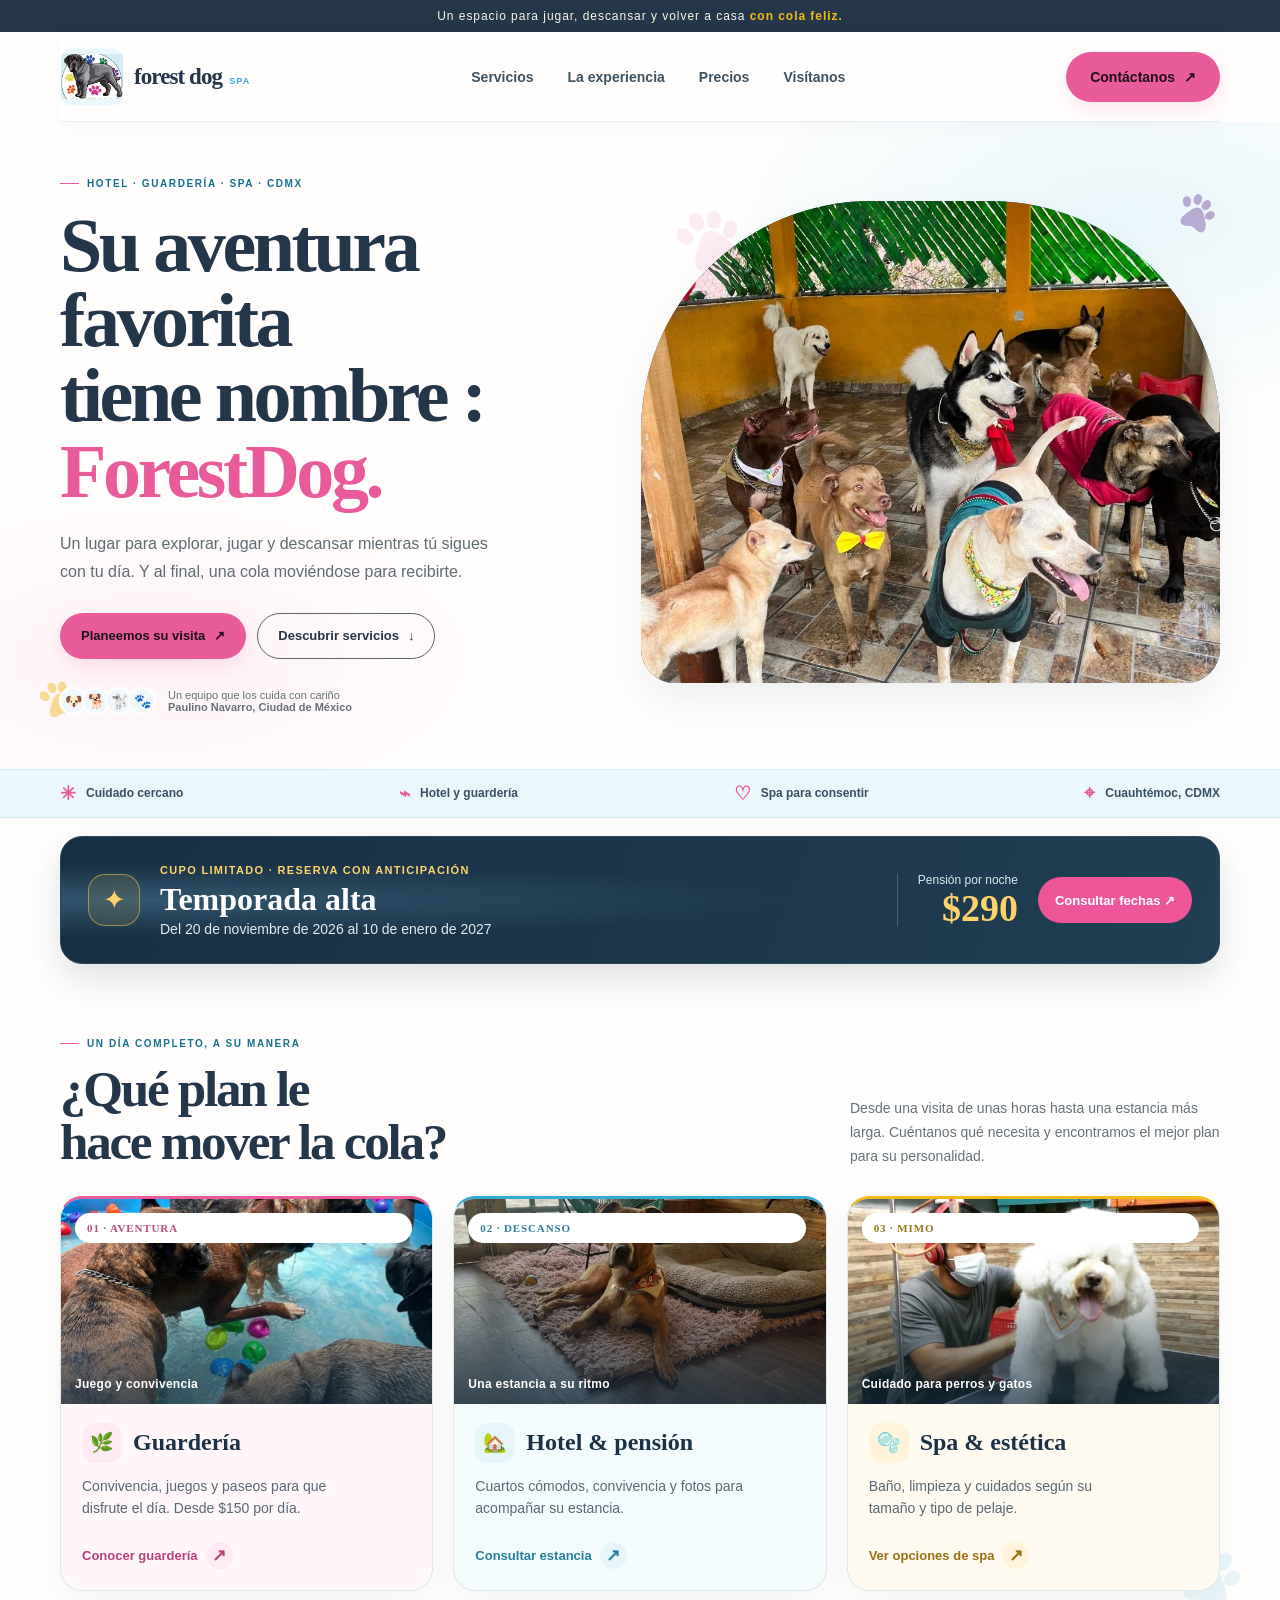
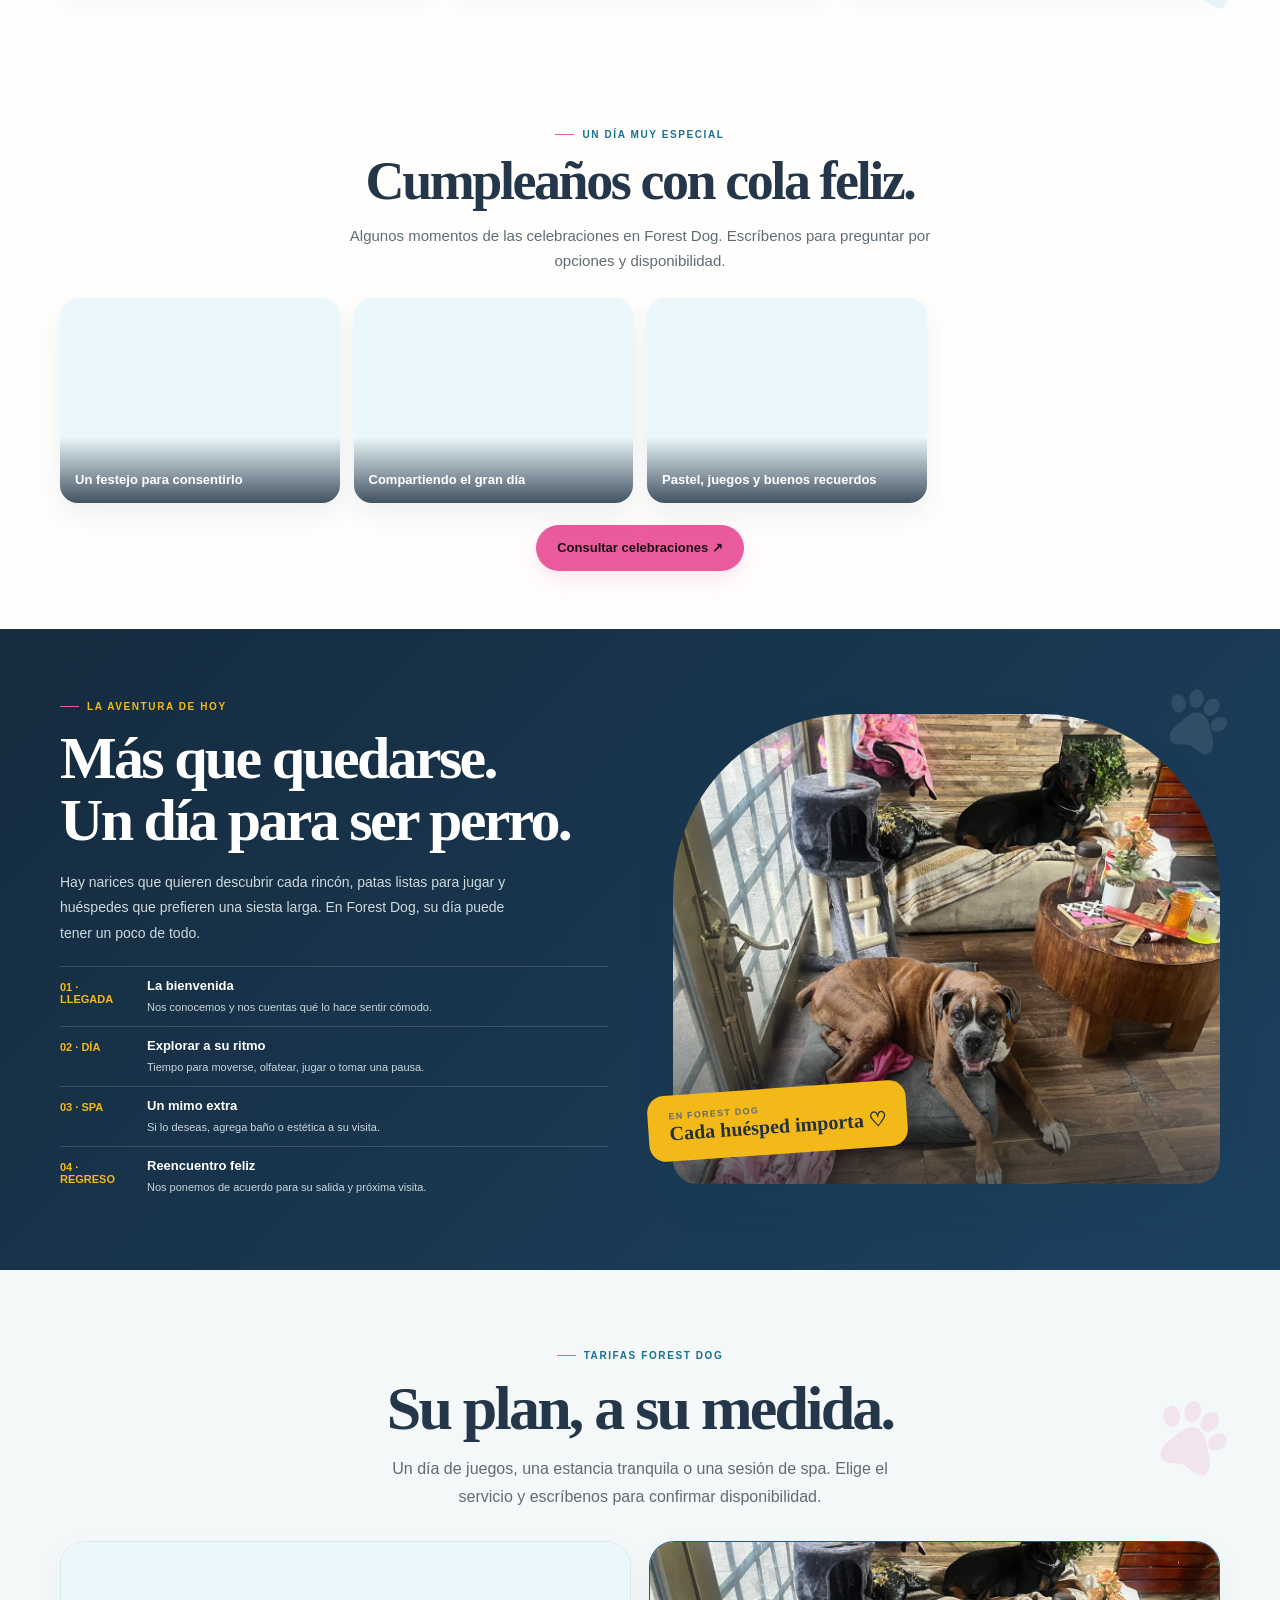
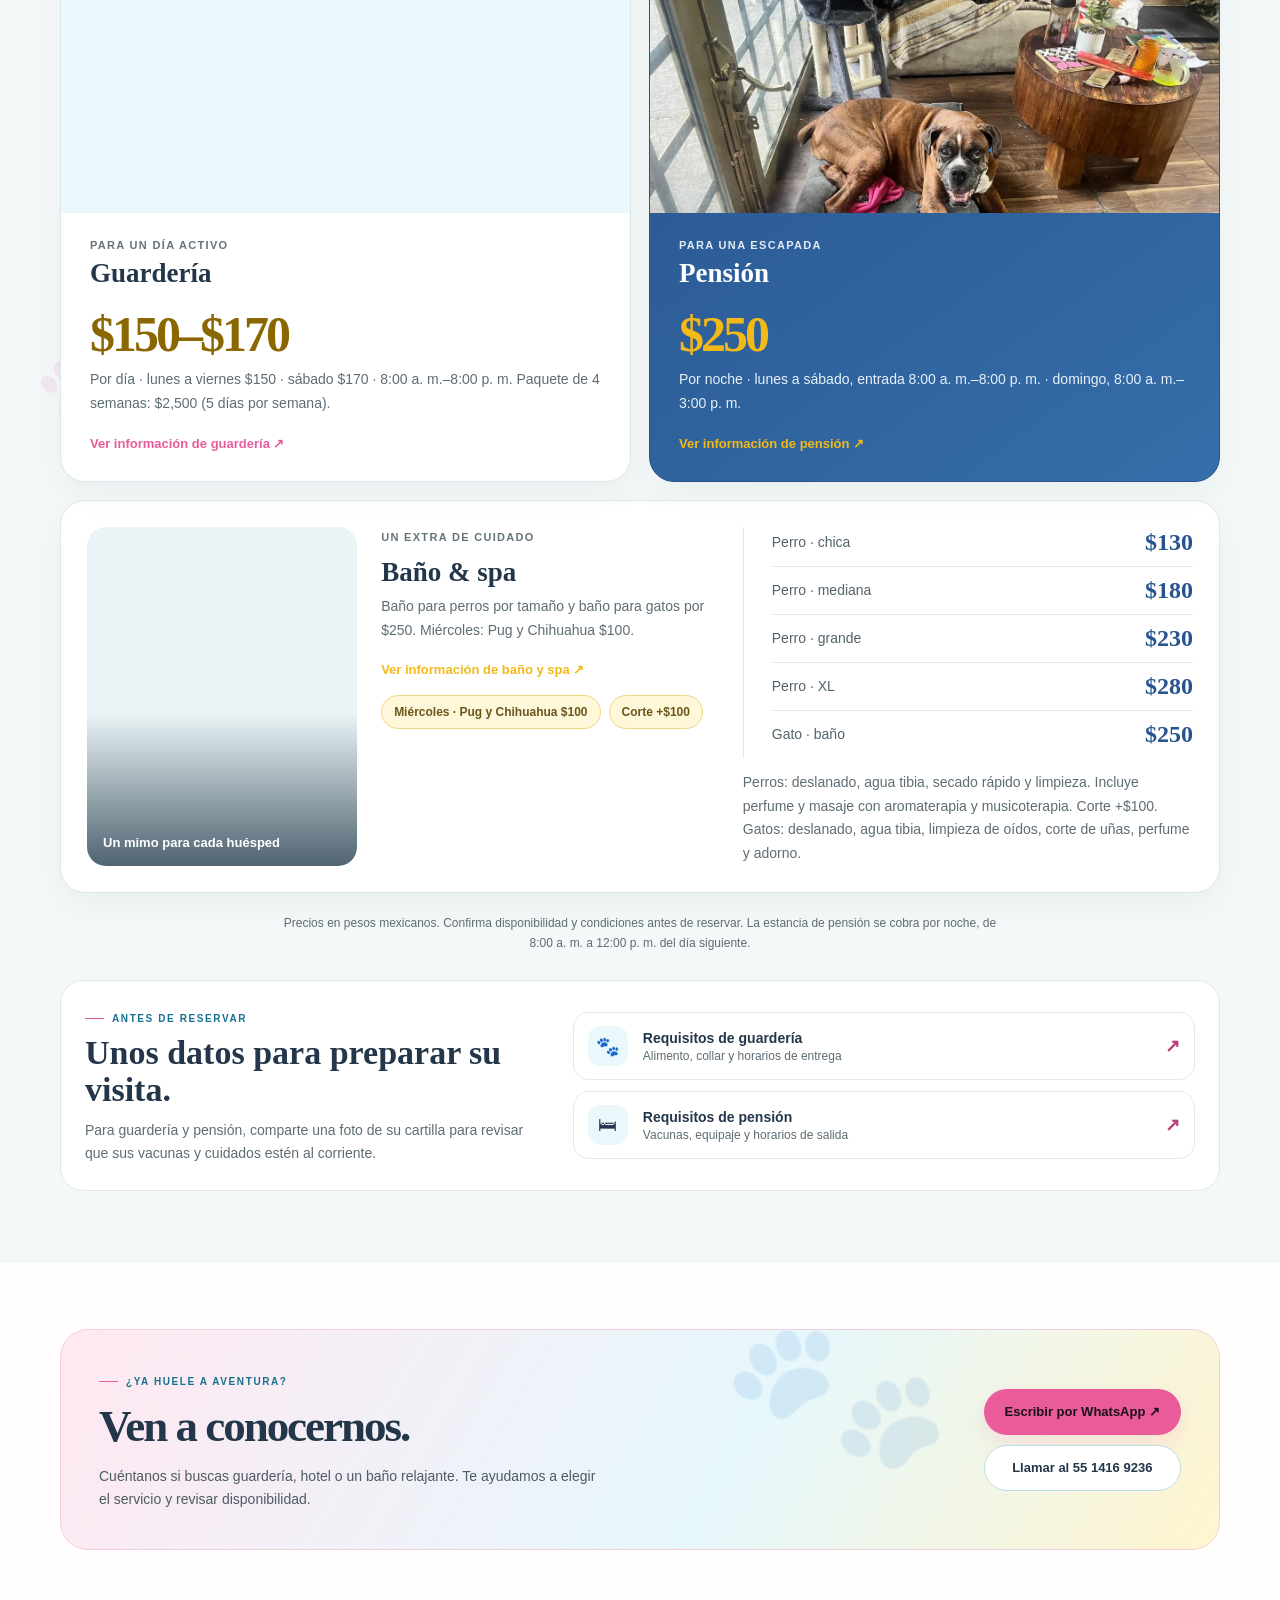
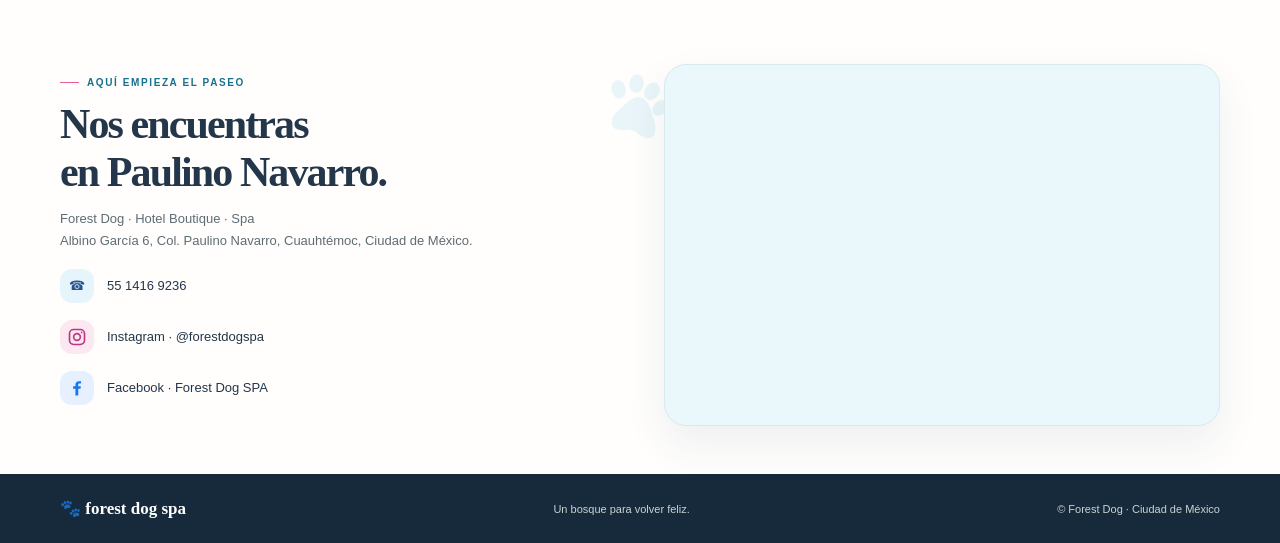
<file: index.html>
<!doctype html>
<html lang="es">
  <head>
    <meta charset="utf-8">
    <meta name="viewport" content="width=device-width, initial-scale=1">
    <meta name="theme-color" content="#fffefd">
    <meta name="referrer" content="strict-origin-when-cross-origin">
    <meta name="description" content="Guardería para perros, hotel y pensión canina, baño y spa para perros y gatos en Paulino Navarro, Cuauhtémoc, CDMX. Conoce servicios y reserva por WhatsApp.">
    <link rel="canonical" href="https://forestdogspa.com/">
    <!-- Open Graph: tarjeta sencilla al compartir en WhatsApp y otras redes. -->
    <meta property="og:type" content="website">
    <meta property="og:locale" content="es_MX">
    <meta property="og:site_name" content="Forest Dog Spa">
    <meta property="og:title" content="Guardería canina y hotel para perros en CDMX | Forest Dog Spa">
    <meta property="og:description" content="Guardería canina, hotel para perros, pensión y spa para perros y gatos en Paulino Navarro, Cuauhtémoc, CDMX.">
    <meta property="og:url" content="https://forestdogspa.com/">
    <meta property="og:image" content="https://forestdogspa.com/assets/forest-dog-share.png">
    <meta property="og:image:alt" content="Forest Dog Spa: hotel boutique, guardería, baño y spa en Ciudad de México">
    <meta name="twitter:card" content="summary">
    <meta name="twitter:title" content="Guardería canina y hotel para perros en CDMX | Forest Dog Spa">
    <meta name="twitter:description" content="Guardería canina, hotel para perros, pensión y spa para perros y gatos en Paulino Navarro, Cuauhtémoc, CDMX.">
    <meta name="twitter:image" content="https://forestdogspa.com/assets/forest-dog-share.png">
    <title>
      Guardería canina y hotel para perros en CDMX | Forest Dog Spa
    </title>
    <!-- Datos estructurados del negocio: sin horarios ni reseñas inventadas. -->
    <script type="application/ld+json">
    {
      "@context": "https://schema.org",
      "@type": "LocalBusiness",
      "@id": "https://forestdogspa.com/#negocio",
      "name": "Forest Dog Spa",
      "url": "https://forestdogspa.com/",
      "description": "Guardería para perros, hotel y pensión canina, baño y spa para perros y gatos en Paulino Navarro, Cuauhtémoc, Ciudad de México.",
      "telephone": "+525514169236",
      "image": [
        "https://forestdogspa.com/assets/forest-dog-share.png",
        "https://forestdogspa.com/assets/forest-dog-mark.png"
      ],
      "address": {
        "@type": "PostalAddress",
        "streetAddress": "Albino García 6, Colonia Paulino Navarro",
        "addressLocality": "Ciudad de México",
        "addressRegion": "CDMX",
        "postalCode": "06860",
        "addressCountry": "MX"
      },
      "geo": {
        "@type": "GeoCoordinates",
        "latitude": 19.4117615,
        "longitude": -99.1312695
      },
      "sameAs": [
        "https://www.instagram.com/forestdogspa/",
        "https://www.facebook.com/ForestDogSPA/"
      ]
    }
    </script>
    <meta http-equiv="Content-Security-Policy" content="default-src 'self'; base-uri 'self'; object-src 'none'; script-src 'self'; style-src 'self' https://fonts.googleapis.com; font-src 'self' https://fonts.gstatic.com; img-src 'self' data: blob:; media-src 'self'; connect-src 'self'; frame-src https://maps.google.com https://www.google.com https://www.google.com.mx; form-action 'self'; upgrade-insecure-requests">

    <link rel="preconnect" href="https://fonts.googleapis.com">
    <link rel="preconnect" href="https://fonts.gstatic.com" crossorigin>
    <link href="https://fonts.googleapis.com/css2?family=DM+Sans:wght@400;500;600;700&family=Fraunces:opsz,wght@9..144,600;9..144,700;9..144,800&display=swap" rel="stylesheet">
    <link rel="stylesheet" href="styles.css?v=20261026-5">
  </head>
  <body>
    <!-- Mensaje de marca: frase breve para reforzar la promesa del servicio. -->
    <div class="topline">
      Un espacio para jugar, descansar y volver a casa
      <b>
        con cola feliz.
      </b>
    </div>
    <!-- Encabezado compartido: logotipo, navegacion y acceso rapido a reservas. -->
    <header class="wrap site-header">
      <a class="brand" href="#inicio">
        <img class="brand-logo" src="assets/forest-dog-mark.png" alt="Emblema ilustrado de Forest Dog Spa">
        <span class="brand-name">
          forest dog
          <span class="brand-subtitle">
            spa
          </span>
        </span>
      </a>
      <button class="menu-toggle" type="button" aria-label="Abrir menú" aria-expanded="false" aria-controls="primary-navigation">
        <span>
        </span>
        <span>
        </span>
      </button>
      <nav class="nav-links" id="primary-navigation" aria-label="Navegación principal">
        <a href="#servicios">
          Servicios
        </a>
        <a href="#experiencia">
          La experiencia
        </a>
        <a href="#precios">
          Precios
        </a>
        <a href="#visitanos">
          Visítanos
        </a>
      </nav>
      <a class="nav-cta" href="https://wa.me/525514169236?text=Hola%20Forest%20Dog%2C%20quiero%20informes%20sobre%20sus%20servicios">
        Contáctanos
        <span>
          ↗
        </span>
      </a>
    </header>
    <!-- Contenido principal; cada seccion responde a una duda distinta del visitante. -->
    <main>
      <!-- Inicio: propuesta principal y llamada a reservar. -->
      <section class="hero" id="inicio">
        <span class="paw one" aria-hidden="true"></span>
        <span class="paw two" aria-hidden="true"></span>
        <div class="wrap hero-grid">
          <div class="hero-copy">
            <span class="eyebrow">
              Hotel · guardería · spa · CDMX
            </span>
            <h1>
              Su aventura favorita
              <br>
              tiene nombre :
              <em>
                ForestDog.
              </em>
            </h1>
            <p>
              Un lugar para explorar, jugar y descansar mientras tú sigues con tu día. Y al final, una cola moviéndose para recibirte.
            </p>
            <div class="hero-buttons">
              <a class="btn btn-dark" href="https://wa.me/525514169236?text=Hola%2C%20quiero%20reservar%20en%20Forest%20Dog">
                Planeemos su visita
                <span>
                  ↗
                </span>
              </a>
              <a class="btn btn-services" href="#servicios">
                Descubrir servicios
                <span>
                  ↓
                </span>
              </a>
            </div>
            <div class="hero-note">
              <span class="faces">
                <i>
                  🐶
                </i>
                <i>
                  🐕
                </i>
                <i>
                  🐩
                </i>
                <i>
                  🐾
                </i>
              </span>
              <span>
                Un equipo que los cuida con cariño
                <br>
                <b>
                  Paulino Navarro, Ciudad de México
                </b>
              </span>
            </div>
          </div>
          <div class="hero-art">
            <!-- Video propio sin rótulos encima; muted e inline para reproducir bien en móvil. -->
            <video class="hero-video" muted loop playsinline preload="none" poster="assets/gallery/guarderia/guarderia-01.webp" aria-hidden="true" tabindex="-1">
              <source src="assets/ESPACIO.mp4" type="video/mp4">
              <img src="assets/gallery/guarderia/guarderia-01.webp" alt="Perros conviviendo en Forest Dog">
            </video>
          </div>
        </div>
      </section>
      <div class="intro-strip">
        <div class="wrap strip-inner">
          <span>
            <i>
              ✳
            </i>
            Cuidado cercano
          </span>
          <span>
            <i>
              ⌁
            </i>
            Hotel y guardería
          </span>
          <span>
            <i>
              ♡
            </i>
            Spa para consentir
          </span>
          <span>
            <i>
              ⌖
            </i>
            Cuauhtémoc, CDMX
          </span>
        </div>
      </div>
      <!-- Aviso estacional colocado después de la franja introductoria y antes de Servicios. -->
      <div class="wrap seasonal-announcement">
        <aside class="seasonal-promo" aria-labelledby="home-season-title">
          <span class="seasonal-promo-mark" aria-hidden="true">✦</span>
          <div class="seasonal-promo-copy">
            <span class="seasonal-promo-kicker">Cupo limitado · Reserva con anticipación</span>
            <h3 id="home-season-title">Temporada alta</h3>
            <p>Del 20 de noviembre de 2026 al 10 de enero de 2027</p>
          </div>
          <div class="seasonal-promo-rate"><span>Pensión por noche</span><strong>$290</strong></div>
          <a class="seasonal-promo-cta" href="https://wa.me/525514169236?text=Hola%20Forest%20Dog%2C%20quiero%20reservar%20pensi%C3%B3n%20en%20temporada%20alta">Consultar fechas ↗</a>
        </aside>
      </div>
      <!-- Servicios: resumen de guarderia, hotel y spa. -->
      <section class="section" id="servicios">
        <div class="wrap">
          <div class="section-head">
            <div>
              <span class="eyebrow">
                Un día completo, a su manera
              </span>
              <h2>
                ¿Qué plan le
                <br>
                hace mover la cola?
              </h2>
            </div>
            <p>
              Desde una visita de unas horas hasta una estancia más larga. Cuéntanos qué necesita y encontramos el mejor plan para su personalidad.
            </p>
          </div>
          <div class="service-grid">
            <!-- La tarjeta completa es un enlace: funciona con clic, toque y teclado. -->
            <a class="service-card" href="guarderia.html" aria-label="Ver información de Guardería">
              <div class="service-card-photo">
                <img src="assets/gallery/guarderia/guarderia-04.webp" alt="" loading="lazy" decoding="async">
                <span class="card-number">01 · AVENTURA</span>
                <span class="service-photo-tag">Juego y convivencia</span>
              </div>
              <div class="service-card-content">
                <div class="service-card-title"><span class="service-icon" aria-hidden="true">🌿</span><h3>Guardería</h3></div>
                <p>Convivencia, juegos y paseos para que disfrute el día. Desde $150 por día.</p>
                <span class="service-card-link">Conocer guardería <b aria-hidden="true">↗</b></span>
              </div>
            </a>
            <a class="service-card" href="pension.html" aria-label="Ver información de Hotel y pensión">
              <div class="service-card-photo">
                <img src="assets/gallery/hotel/hotel-05.webp" alt="" loading="lazy" decoding="async">
                <span class="card-number">02 · DESCANSO</span>
                <span class="service-photo-tag">Una estancia a su ritmo</span>
              </div>
              <div class="service-card-content">
                <div class="service-card-title"><span class="service-icon" aria-hidden="true">🏡</span><h3>Hotel & pensión</h3></div>
                <p>Cuartos cómodos, convivencia y fotos para acompañar su estancia.</p>
                <span class="service-card-link">Consultar estancia <b aria-hidden="true">↗</b></span>
              </div>
            </a>
            <a class="service-card" href="spa.html" aria-label="Ver información de Spa y estética">
              <div class="service-card-photo">
                <img src="assets/gallery/spa/spa-04.webp" alt="" loading="lazy" decoding="async">
                <span class="card-number">03 · MIMO</span>
                <span class="service-photo-tag">Cuidado para perros y gatos</span>
              </div>
              <div class="service-card-content">
                <div class="service-card-title"><span class="service-icon" aria-hidden="true">🫧</span><h3>Spa & estética</h3></div>
                <p>Baño, limpieza y cuidados según su tamaño y tipo de pelaje.</p>
                <span class="service-card-link">Ver opciones de spa <b aria-hidden="true">↗</b></span>
              </div>
            </a>
          </div>
        </div>
      </section>
      <!-- Galería de las celebraciones que aparecen en la carpeta del negocio. -->
      <section class="photo-gallery birthday-gallery" id="cumpleanos" aria-labelledby="birthday-gallery-title">
        <div class="wrap">
          <div class="gallery-heading">
            <span class="eyebrow">Un día muy especial</span>
            <h2 id="birthday-gallery-title">Cumpleaños con cola feliz.</h2>
            <p>Algunos momentos de las celebraciones en Forest Dog. Escríbenos para preguntar por opciones y disponibilidad.</p>
          </div>
          <div class="photo-grid birthday-photo-grid">
            <figure class="photo-tile"><img src="assets/gallery/cumpleanos/cumpleanos-01.webp" alt="Perro celebrando su cumpleaños con pastel y decoración" loading="lazy" decoding="async"><figcaption>Un festejo para consentirlo</figcaption></figure>
            <figure class="photo-tile"><img src="assets/gallery/cumpleanos/cumpleanos-02.webp" alt="Perros reunidos durante una celebración en Forest Dog" loading="lazy" decoding="async"><figcaption>Compartiendo el gran día</figcaption></figure>
            <figure class="photo-tile"><img src="assets/gallery/cumpleanos/cumpleanos-03.webp" alt="Perro junto a su pastel de cumpleaños" loading="lazy" decoding="async"><figcaption>Pastel, juegos y buenos recuerdos</figcaption></figure>
          </div>
          <a class="btn btn-dark birthday-cta" href="https://wa.me/525514169236?text=Hola%20Forest%20Dog%2C%20quiero%20preguntar%20por%20celebraciones%20de%20cumplea%C3%B1os">Consultar celebraciones ↗</a>
        </div>
      </section>
      <!-- Experiencia: explica como transcurre una visita o estancia. -->
      <section class="story" id="experiencia">
        <div class="wrap story-grid">
          <div>
            <span class="eyebrow">
              La aventura de hoy
            </span>
            <h2>
              Más que quedarse.
              <br>
              Un día para ser perro.
            </h2>
            <p>
              Hay narices que quieren descubrir cada rincón, patas listas para jugar y huéspedes que prefieren una siesta larga. En Forest Dog, su día puede tener un poco de todo.
            </p>
            <div class="day-list">
              <div class="day-row">
                <time>
                  01 · LLEGADA
                </time>
                <div>
                  <strong>
                    La bienvenida
                  </strong>
                  <span>
                    Nos conocemos y nos cuentas qué lo hace sentir cómodo.
                  </span>
                </div>
              </div>
              <div class="day-row">
                <time>
                  02 · DÍA
                </time>
                <div>
                  <strong>
                    Explorar a su ritmo
                  </strong>
                  <span>
                    Tiempo para moverse, olfatear, jugar o tomar una pausa.
                  </span>
                </div>
              </div>
              <div class="day-row">
                <time>
                  03 · SPA
                </time>
                <div>
                  <strong>
                    Un mimo extra
                  </strong>
                  <span>
                    Si lo deseas, agrega baño o estética a su visita.
                  </span>
                </div>
              </div>
              <div class="day-row">
                <time>
                  04 · REGRESO
                </time>
                <div>
                  <strong>
                    Reencuentro feliz
                  </strong>
                  <span>
                    Nos ponemos de acuerdo para su salida y próxima visita.
                  </span>
                </div>
              </div>
            </div>
          </div>
          <div class="story-image">
            <div class="story-tag">
              <small>
                En Forest Dog
              </small>
              <strong>
                Cada huésped importa ♡
              </strong>
            </div>
          </div>
        </div>
      </section>
      <!-- Seccion de tarifas con precios y detalles utiles para elegir servicio. -->
      <section class="section tariff" id="precios">
        <span class="tariff-flower" aria-hidden="true"></span>
        <div class="wrap">
          <div class="tariff-heading">
            <span class="eyebrow">
              Tarifas Forest Dog
            </span>
            <h2>
              Su plan, a su medida.
            </h2>
            <p>
              Un día de juegos, una estancia tranquila o una sesión de spa. Elige el servicio y escríbenos para confirmar disponibilidad.
            </p>
          </div>
          <div class="tariff-top">
            <article class="tariff-card">
              <!-- Foto ilustrativa de convivencia para distinguir el servicio de guarderia. -->
              <div class="tariff-photo">
              <img src="assets/gallery/guarderia/guarderia-03.webp" alt="Dos perros conviviendo en la alberca de Forest Dog" loading="lazy" decoding="async">
              </div>
              <div class="tariff-meta">
                <div>
                  <span class="tariff-label">
                    Para un día activo
                  </span>
                  <h3>
                    Guardería
                  </h3>
                </div>
              </div>
              <div class="tariff-price">
                <b>
                  $150–$170
                </b>
              </div>
              <p class="tariff-detail">
                Por día · lunes a viernes $150 · sábado $170 · 8:00 a. m.–8:00 p. m. Paquete de 4 semanas: $2,500 (5 días por semana).
              </p>
              <a class="tariff-cta" href="guarderia.html">
                Ver información de guardería ↗
              </a>
            </article>
            <article class="tariff-card dark">
              <!-- Una escena tranquila comunica el descanso propio de una pension. -->
              <div class="tariff-photo">
              <img src="assets/gallery/hotel/hotel-01.webp" alt="Perros descansando en el espacio interior de Forest Dog" loading="lazy" decoding="async">
              </div>
              <div class="tariff-meta">
                <div>
                  <span class="tariff-label">
                    Para una escapada
                  </span>
                  <h3>
                    Pensión
                  </h3>
                </div>
              </div>
              <div class="tariff-price">
                <b>
                  $250
                </b>
              </div>
              <p class="tariff-detail">
                Por noche · lunes a sábado, entrada 8:00 a. m.–8:00 p. m. · domingo, 8:00 a. m.–3:00 p. m.
              </p>
              <a class="tariff-cta" href="pension.html">
                Ver información de pensión ↗
              </a>
            </article>
          </div>
          <article class="tariff-spa">
            <figure class="spa-feature-photo">
              <img src="assets/gallery/spa/spa-08.webp" alt="Perrito recién arreglado durante su sesión de spa en Forest Dog" loading="lazy" decoding="async">
              <figcaption>Un mimo para cada huésped</figcaption>
            </figure>
            <div class="spa-title">
              <span class="tariff-label">
                Un extra de cuidado
              </span>
              <h3>
                Baño & spa
              </h3>
              <p>
                Baño para perros por tamaño y baño para gatos por $250. Miércoles: Pug y Chihuahua $100.
              </p>
              <a class="tariff-cta" href="spa.html">Ver información de baño y spa ↗</a>
              <div class="spa-extras">
                <span>
                  Miércoles · Pug y Chihuahua $100
                </span>
                <span>
                  Corte +$100
                </span>
              </div>
            </div>
            <div>
              <div class="spa-schedule">
                <div class="spa-row">
                  <span>
                    Perro · chica
                  </span>
                  <b>
                    $130
                  </b>
                </div>
                <div class="spa-row">
                  <span>
                    Perro · mediana
                  </span>
                  <b>
                    $180
                  </b>
                </div>
                <div class="spa-row">
                  <span>
                    Perro · grande
                  </span>
                  <b>
                    $230
                  </b>
                </div>
                <div class="spa-row">
                  <span>
                    Perro · XL
                  </span>
                  <b>
                    $280
                  </b>
                </div>
                <div class="spa-row cat-row">
                  <span>
                    Gato · baño
                  </span>
                  <b>
                    $250
                  </b>
                </div>
              </div>
              <p class="tariff-detail tariff-includes">
                Perros: deslanado, agua tibia, secado rápido y limpieza. Incluye perfume y masaje con aromaterapia y musicoterapia. Corte +$100. Gatos: deslanado, agua tibia, limpieza de oídos, corte de uñas, perfume y adorno.
              </p>
            </div>
          </article>
          <p class="tariff-note">
            Precios en pesos mexicanos. Confirma disponibilidad y condiciones antes de reservar. La estancia de pensión se cobra por noche, de 8:00 a. m. a 12:00 p. m. del día siguiente.
          </p>
<!-- Requisitos esenciales resumidos en portada; cada página explica sus condiciones. -->
          <section class="home-requirements" aria-labelledby="home-requirements-title">
            <div class="home-requirements-heading"><span class="eyebrow">Antes de reservar</span><h3 id="home-requirements-title">Unos datos para preparar su visita.</h3><p>Para guardería y pensión, comparte una foto de su cartilla para revisar que sus vacunas y cuidados estén al corriente.</p></div>
            <div class="home-requirements-links"><a href="guarderia.html#requisitos"><span aria-hidden="true">🐾</span><span><b>Requisitos de guardería</b><small>Alimento, collar y horarios de entrega</small></span><b aria-hidden="true">↗</b></a><a href="pension.html#requisitos"><span aria-hidden="true">🛏</span><span><b>Requisitos de pensión</b><small>Vacunas, equipaje y horarios de salida</small></span><b aria-hidden="true">↗</b></a></div>
          </section>
        </div>
      </section>
      <!-- Conversion: WhatsApp y telefono al final del recorrido. -->
      <section class="visit" id="visitanos">
        <div class="wrap visit-card">
          <div>
            <span class="eyebrow">
              ¿Ya huele a aventura?
            </span>
            <h2>
              Ven a conocernos.
            </h2>
            <p>
              Cuéntanos si buscas guardería, hotel o un baño relajante. Te ayudamos a elegir el servicio y revisar disponibilidad.
            </p>
          </div>
          <div class="visit-actions">
            <a class="btn btn-dark" href="https://wa.me/525514169236?text=Hola%20Forest%20Dog%2C%20quiero%20conocer%20sus%20servicios">
              Escribir por WhatsApp ↗
            </a>
            <a class="btn btn-call" href="tel:+525514169236">
              Llamar al 55 1416 9236
            </a>
          </div>
        </div>
      </section>
      <!-- Contacto: direccion, redes y mapa. -->
      <section class="contact" id="contacto">
        <div class="wrap contact-grid">
          <div>
            <span class="eyebrow">
              Aquí empieza el paseo
            </span>
            <h2>
              Nos encuentras
              <br>
              en Paulino Navarro.
            </h2>
            <p>
              Forest Dog · Hotel Boutique · Spa
              <br>
              Albino García 6, Col. Paulino Navarro, Cuauhtémoc, Ciudad de México.
            </p>
            <div class="contact-line">
              <i>
                ☎
              </i>
              <a href="tel:+525514169236">
                55 1416 9236
              </a>
            </div>
            <!-- Enlaces sociales con iconos vectoriales propios para evitar dependencias externas. -->
            <div class="contact-line contact-social">
              <span class="contact-social-icon instagram-icon" aria-hidden="true">
                <svg viewBox="0 0 24 24" focusable="false">
                  <rect x="3" y="3" width="18" height="18" rx="5"></rect>
                  <circle cx="12" cy="12" r="4"></circle>
                  <circle class="instagram-dot" cx="17.5" cy="6.5" r="1"></circle>
                </svg>
              </span>
              <a href="https://www.instagram.com/forestdogspa/" target="_blank" rel="noopener noreferrer" aria-label="Instagram de Forest Dog Spa, @forestdogspa (abre en una pestaña nueva)">
                Instagram · @forestdogspa
              </a>
            </div>
            <div class="contact-line contact-social">
              <span class="contact-social-icon facebook-icon" aria-hidden="true">
                <svg viewBox="0 0 24 24" focusable="false">
                  <path d="M13.5 21v-8h2.7l.4-3h-3.1V8.1c0-.9.3-1.5 1.6-1.5h1.7V3.9c-.3 0-1.3-.1-2.5-.1-2.5 0-4.2 1.5-4.2 4.3V10H7.3v3h2.8v8h3.4z"></path>
                </svg>
              </span>
              <a href="https://www.facebook.com/ForestDogSPA?locale=es_LA" target="_blank" rel="noopener noreferrer" aria-label="Facebook de Forest Dog Spa (abre en una pestaña nueva)">
                Facebook · Forest Dog SPA
              </a>
            </div>
          </div>
          <!-- Mapa incrustado para que la ubicación se pueda consultar sin salir del sitio. -->
          <div class="map-embed">
            <iframe
              title="Mapa de Forest Dog en Albino García 6, Ciudad de México"
              src="https://maps.google.com/maps?q=19.411761524757%2C-99.131269454956&amp;z=17&amp;output=embed"
              loading="lazy"
              referrerpolicy="strict-origin-when-cross-origin"
              allowfullscreen>
            </iframe>
          </div>
        </div>
      </section>
    </main>
    <!-- Pie de pagina con el cierre de marca. -->
    <footer>
      <div class="wrap footer-inner">
        <span class="footer-brand">
          🐾 forest dog spa
        </span>
        <span>
          Un bosque para volver feliz.
        </span>
        <span>
          © Forest Dog · Ciudad de México
        </span>
      </div>
    </footer>
    <!-- Interacciones del menu movil; el contenido sigue disponible sin JavaScript. -->
    <script src="script.js?v=20261021-5" defer>
    </script>
  </body>
</html>
</file>
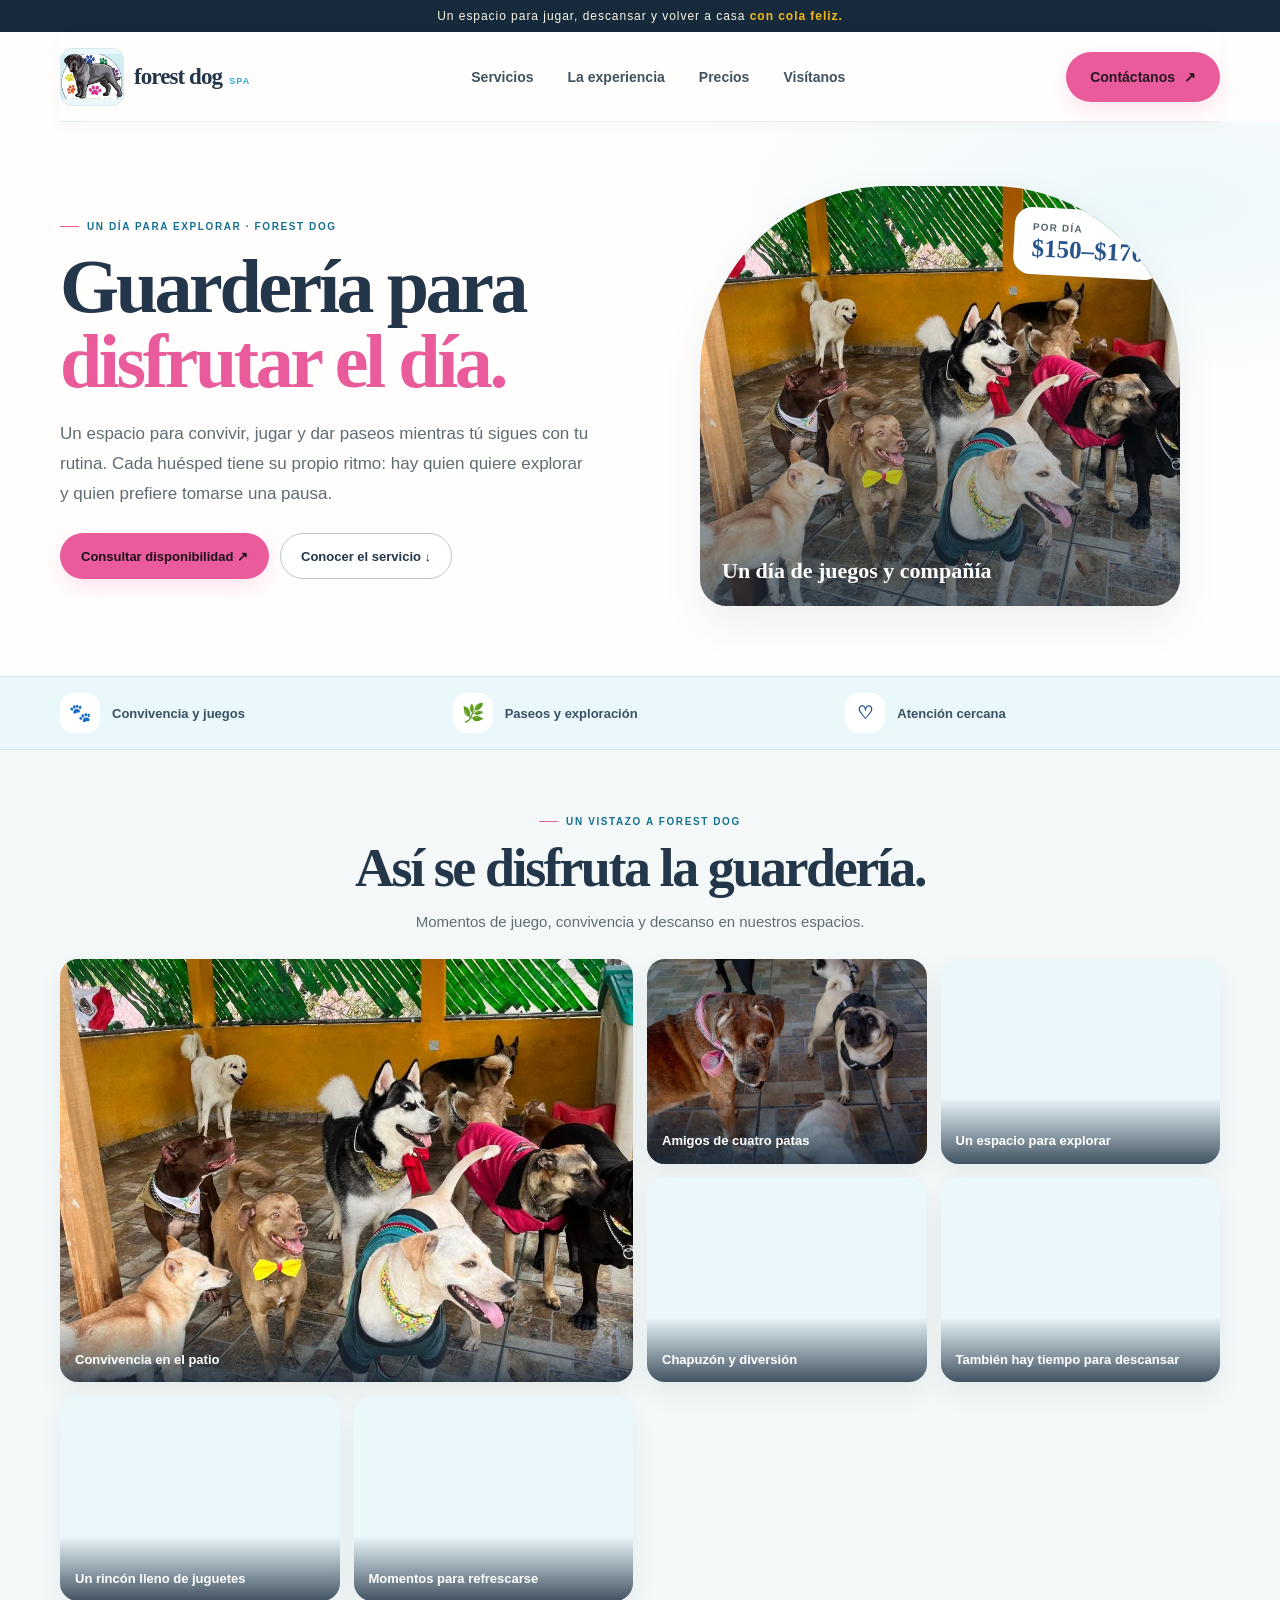
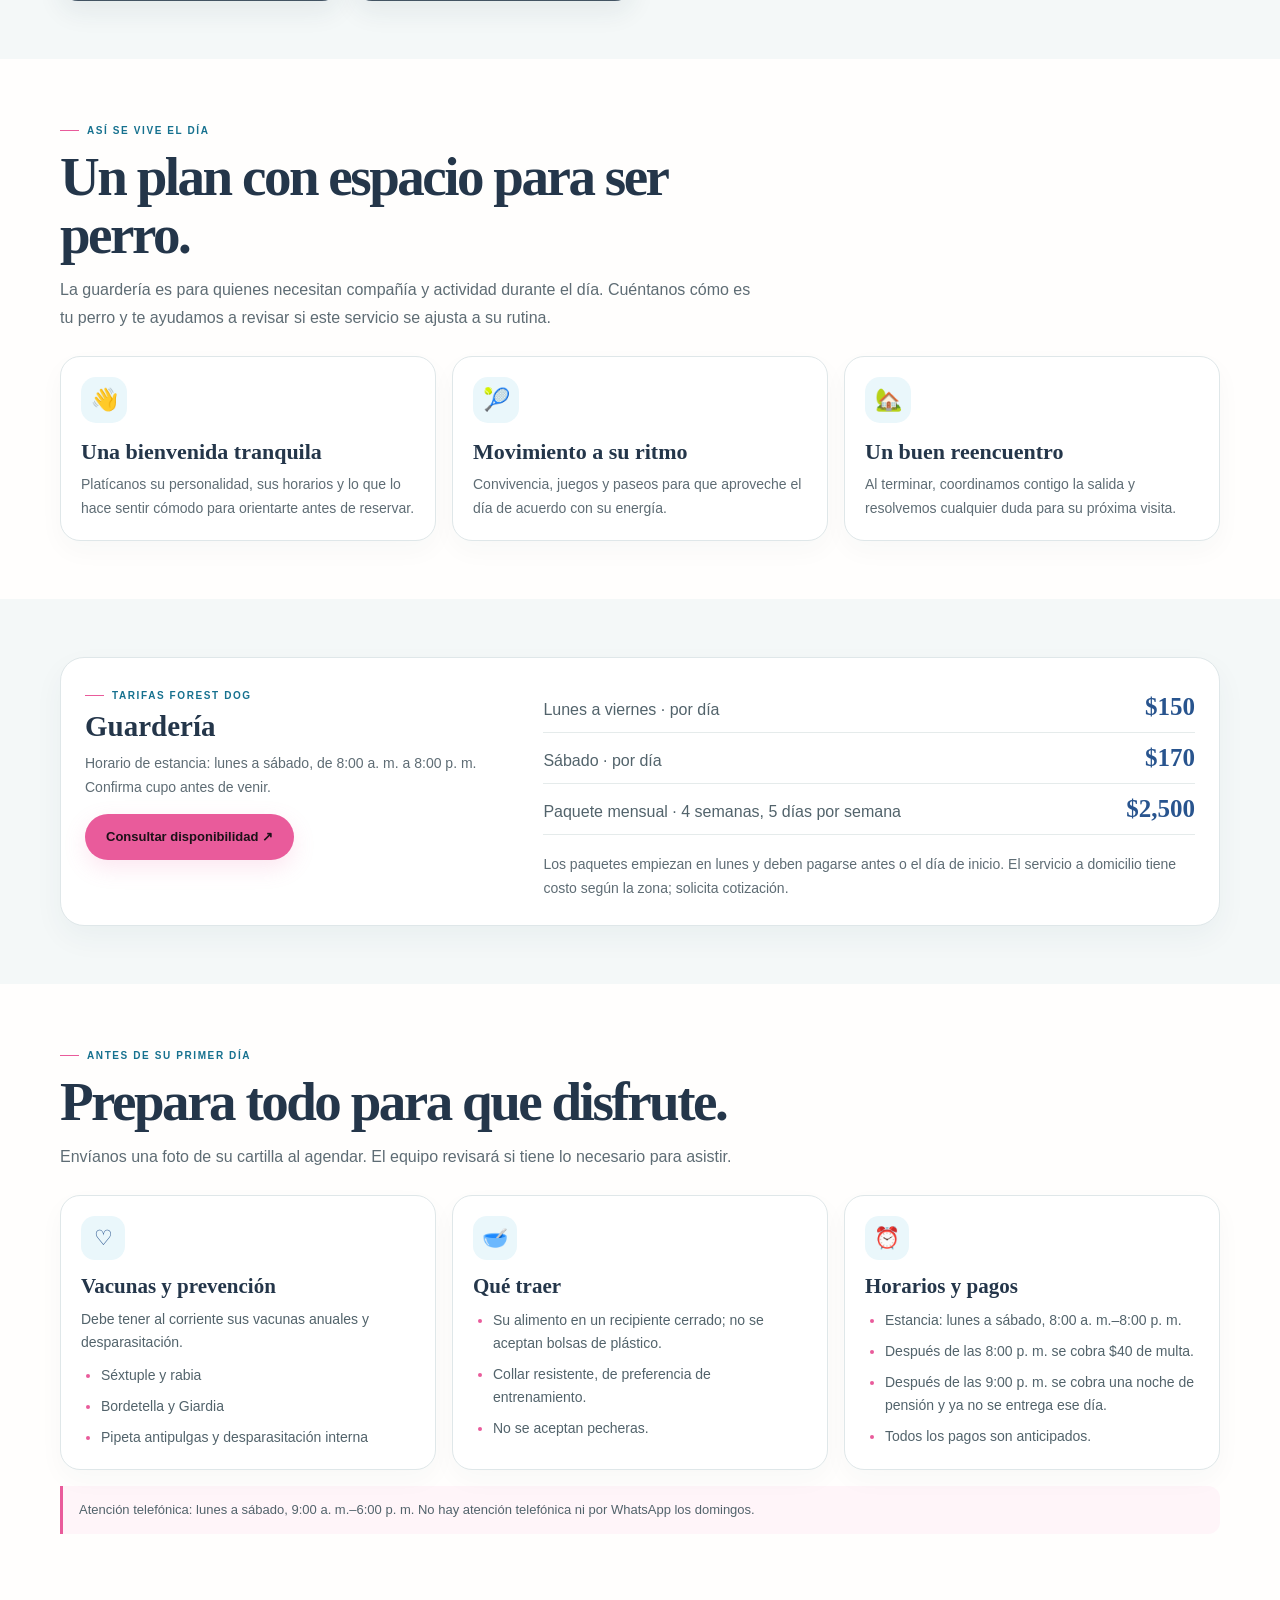
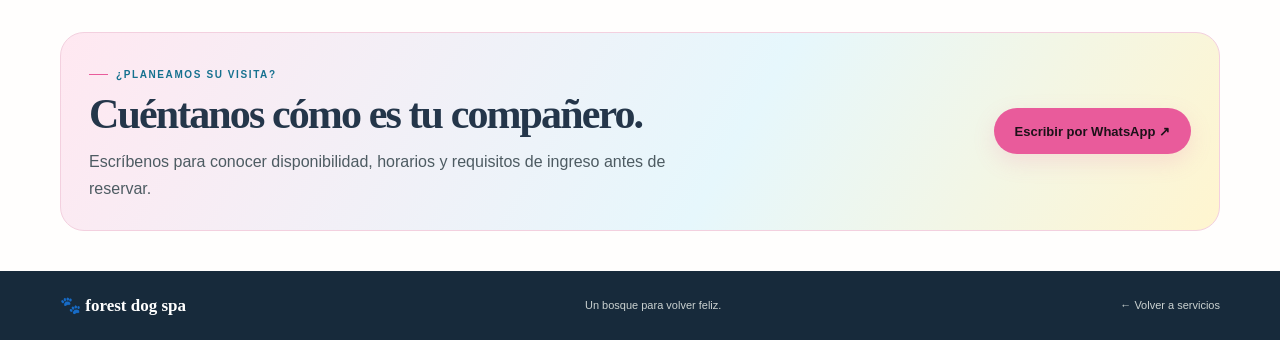
<file: guarderia.html>
<!doctype html>
<html lang="es">
  <head>
    <!-- Metadatos específicos para que el servicio se identifique al compartirlo. -->
    <meta charset="utf-8">
    <meta name="viewport" content="width=device-width, initial-scale=1">
    <meta name="theme-color" content="#fffefd">
    <meta name="referrer" content="strict-origin-when-cross-origin">
    <meta name="description" content="Guardería para perros en Paulino Navarro, Cuauhtémoc: convivencia, juegos, paseos y cuidado en Forest Dog Spa. Consulta disponibilidad por WhatsApp.">
    <link rel="canonical" href="https://forestdogspa.com/guarderia.html">
    <!-- Open Graph: tarjeta sencilla al compartir en WhatsApp y otras redes. -->
    <meta property="og:type" content="website">
    <meta property="og:locale" content="es_MX">
    <meta property="og:site_name" content="Forest Dog Spa">
    <meta property="og:title" content="Guardería canina en CDMX | Forest Dog Spa">
    <meta property="og:description" content="Guardería para perros en Paulino Navarro, Cuauhtémoc: convivencia, juegos, paseos y cuidado en Forest Dog Spa. Consulta disponibilidad por WhatsApp.">
    <meta property="og:url" content="https://forestdogspa.com/guarderia.html">
    <meta property="og:image" content="https://forestdogspa.com/assets/forest-dog-share.png">
    <meta property="og:image:alt" content="Forest Dog Spa: hotel boutique, guardería, baño y spa en Ciudad de México">
    <meta name="twitter:card" content="summary">
    <meta name="twitter:title" content="Guardería canina en CDMX | Forest Dog Spa">
    <meta name="twitter:description" content="Guardería para perros en Paulino Navarro, Cuauhtémoc: convivencia, juegos, paseos y cuidado en Forest Dog Spa. Consulta disponibilidad por WhatsApp.">
    <meta name="twitter:image" content="https://forestdogspa.com/assets/forest-dog-share.png">
    <title>Guardería canina en CDMX | Forest Dog Spa</title>
    <meta http-equiv="Content-Security-Policy" content="default-src 'self'; base-uri 'self'; object-src 'none'; script-src 'self'; style-src 'self' https://fonts.googleapis.com; font-src 'self' https://fonts.gstatic.com; img-src 'self' data: blob:; media-src 'self'; connect-src 'self'; frame-src https://maps.google.com https://www.google.com https://www.google.com.mx; form-action 'self'; upgrade-insecure-requests">

    <link rel="preconnect" href="https://fonts.googleapis.com">
    <link rel="preconnect" href="https://fonts.gstatic.com" crossorigin>
    <link href="https://fonts.googleapis.com/css2?family=DM+Sans:wght@400;500;600;700&family=Fraunces:opsz,wght@9..144,600;9..144,700;9..144,800&display=swap" rel="stylesheet">
    <link rel="stylesheet" href="styles.css?v=20261026-5">
    <link rel="stylesheet" href="service-detail.css">
  </head>
  <body class="detail-page">
    <!-- Barra y navegación compartidas con la página principal. -->
    <div class="topline">Un espacio para jugar, descansar y volver a casa <b>con cola feliz.</b></div>
    <header class="wrap site-header">
      <a class="brand" href="index.html#inicio" aria-label="Forest Dog Spa, inicio">
        <img class="brand-logo" src="assets/forest-dog-mark.png" alt="Emblema de Forest Dog Spa">
        <span class="brand-name">forest dog <span class="brand-subtitle">spa</span></span>
      </a>
      <button class="menu-toggle" type="button" aria-label="Abrir menú" aria-expanded="false" aria-controls="primary-navigation"><span></span><span></span></button>
      <nav class="nav-links" id="primary-navigation" aria-label="Navegación principal">
        <a href="index.html#servicios">Servicios</a><a href="index.html#experiencia">La experiencia</a><a href="index.html#precios">Precios</a><a href="index.html#visitanos">Visítanos</a>
      </nav>
      <a class="nav-cta" href="https://wa.me/525514169236?text=Hola%20Forest%20Dog%2C%20quiero%20informes%20sobre%20guarder%C3%ADa">Contáctanos <span>↗</span></a>
    </header>
    <main>
      <!-- La foto y el resumen de tarifa distinguen esta página de pensión. -->
      <section class="service-hero">
        <div class="wrap service-hero-grid">
          <div class="service-hero-copy">
            <span class="eyebrow">Un día para explorar · Forest Dog</span>
            <h1>Guardería para <em>disfrutar el día.</em></h1>
            <p>Un espacio para convivir, jugar y dar paseos mientras tú sigues con tu rutina. Cada huésped tiene su propio ritmo: hay quien quiere explorar y quien prefiere tomarse una pausa.</p>
            <div class="service-hero-actions">
              <a class="btn btn-dark" href="https://wa.me/525514169236?text=Hola%20Forest%20Dog%2C%20quiero%20reservar%20guarder%C3%ADa">Consultar disponibilidad ↗</a>
              <a class="btn btn-services" href="#incluye">Conocer el servicio ↓</a>
            </div>
          </div>
          <figure class="service-photo">
            <img src="assets/gallery/guarderia/guarderia-01.webp" alt="Perros conviviendo en el patio de Forest Dog" fetchpriority="high">
            <div class="service-price-badge price-range"><small>Por día</small><b>$150–$170</b></div>
            <figcaption>Un día de juegos y compañía</figcaption>
          </figure>
        </div>
      </section>
      <!-- Tres datos concretos permiten entender la propuesta de un vistazo. -->
      <section class="service-facts" aria-label="Resumen de guardería">
        <div class="wrap service-facts-inner">
          <div class="service-fact"><i aria-hidden="true">🐾</i><span>Convivencia y juegos</span></div>
          <div class="service-fact"><i aria-hidden="true">🌿</i><span>Paseos y exploración</span></div>
          <div class="service-fact"><i aria-hidden="true">♡</i><span>Atención cercana</span></div>
        </div>
      </section>
      <!-- Fotos reales muestran el ambiente de guardería y sus actividades. -->
      <section class="photo-gallery service-gallery" aria-labelledby="daycare-gallery-title">
        <div class="wrap">
          <div class="gallery-heading"><span class="eyebrow">Un vistazo a Forest Dog</span><h2 id="daycare-gallery-title">Así se disfruta la guardería.</h2><p>Momentos de juego, convivencia y descanso en nuestros espacios.</p></div>
          <div class="photo-grid">
            <figure class="photo-tile"><img src="assets/gallery/guarderia/guarderia-01.webp" alt="Grupo de perros conviviendo en el patio de Forest Dog" loading="lazy" decoding="async"><figcaption>Convivencia en el patio</figcaption></figure>
            <figure class="photo-tile"><img src="assets/gallery/guarderia/guarderia-02.webp" alt="Perros jugando juntos en el área de guardería" loading="lazy" decoding="async"><figcaption>Amigos de cuatro patas</figcaption></figure>
            <figure class="photo-tile"><img src="assets/gallery/guarderia/guarderia-03.webp" alt="Perro explorando el espacio de Forest Dog" loading="lazy" decoding="async"><figcaption>Un espacio para explorar</figcaption></figure>
            <figure class="photo-tile"><img src="assets/gallery/guarderia/guarderia-04.webp" alt="Perros jugando en la alberca" loading="lazy" decoding="async"><figcaption>Chapuzón y diversión</figcaption></figure>
            <figure class="photo-tile"><img src="assets/gallery/guarderia/guarderia-05.webp" alt="Perros descansando juntos después de jugar" loading="lazy" decoding="async"><figcaption>También hay tiempo para descansar</figcaption></figure>
            <figure class="photo-tile"><img src="assets/gallery/guarderia/guarderia-06.webp" alt="Área interior con juguetes para mascotas" loading="lazy" decoding="async"><figcaption>Un rincón lleno de juguetes</figcaption></figure>
            <figure class="photo-tile"><img src="assets/gallery/guarderia/guarderia-07.webp" alt="Perros disfrutando del agua en Forest Dog" loading="lazy" decoding="async"><figcaption>Momentos para refrescarse</figcaption></figure>
          </div>
        </div>
      </section>
      <section class="detail-section" id="incluye">
        <div class="wrap">
          <div class="detail-heading"><span class="eyebrow">Así se vive el día</span><h2>Un plan con espacio para ser perro.</h2><p>La guardería es para quienes necesitan compañía y actividad durante el día. Cuéntanos cómo es tu perro y te ayudamos a revisar si este servicio se ajusta a su rutina.</p></div>
          <div class="detail-grid">
            <article class="detail-card"><span class="detail-icon" aria-hidden="true">👋</span><h3>Una bienvenida tranquila</h3><p>Platícanos su personalidad, sus horarios y lo que lo hace sentir cómodo para orientarte antes de reservar.</p></article>
            <article class="detail-card"><span class="detail-icon" aria-hidden="true">🎾</span><h3>Movimiento a su ritmo</h3><p>Convivencia, juegos y paseos para que aproveche el día de acuerdo con su energía.</p></article>
            <article class="detail-card"><span class="detail-icon" aria-hidden="true">🏡</span><h3>Un buen reencuentro</h3><p>Al terminar, coordinamos contigo la salida y resolvemos cualquier duda para su próxima visita.</p></article>
          </div>
        </div>
      </section>
<section class="detail-section tint" id="precio">
        <div class="wrap price-panel">
          <div><span class="eyebrow">Tarifas Forest Dog</span><h3>Guardería</h3><p>Horario de estancia: lunes a sábado, de 8:00 a. m. a 8:00 p. m. Confirma cupo antes de venir.</p><a class="btn btn-dark" href="https://wa.me/525514169236?text=Hola%20Forest%20Dog%2C%20quiero%20confirmar%20disponibilidad%20de%20guarder%C3%ADa">Consultar disponibilidad ↗</a></div>
          <div class="price-list"><div class="price-line"><span>Lunes a viernes · por día</span><b>$150</b></div><div class="price-line"><span>Sábado · por día</span><b>$170</b></div><div class="price-line"><span>Paquete mensual · 4 semanas, 5 días por semana</span><b>$2,500</b></div><p class="detail-note">Los paquetes empiezan en lunes y deben pagarse antes o el día de inicio. El servicio a domicilio tiene costo según la zona; solicita cotización.</p></div>
        </div>
      </section>
      <!-- Requisitos y reglas de entrega expuestos como texto para que se lean bien en móvil. -->
      <section class="detail-section" id="requisitos" aria-labelledby="daycare-requirements-title">
        <div class="wrap">
          <div class="detail-heading"><span class="eyebrow">Antes de su primer día</span><h2 id="daycare-requirements-title">Prepara todo para que disfrute.</h2><p>Envíanos una foto de su cartilla al agendar. El equipo revisará si tiene lo necesario para asistir.</p></div>
          <div class="requirements-grid">
            <article class="requirement-card"><span class="requirement-icon" aria-hidden="true">♡</span><h3>Vacunas y prevención</h3><p>Debe tener al corriente sus vacunas anuales y desparasitación.</p><ul><li>Séxtuple y rabia</li><li>Bordetella y Giardia</li><li>Pipeta antipulgas y desparasitación interna</li></ul></article>
            <article class="requirement-card"><span class="requirement-icon" aria-hidden="true">🥣</span><h3>Qué traer</h3><ul><li>Su alimento en un recipiente cerrado; no se aceptan bolsas de plástico.</li><li>Collar resistente, de preferencia de entrenamiento.</li><li>No se aceptan pecheras.</li></ul></article>
            <article class="requirement-card"><span class="requirement-icon" aria-hidden="true">⏰</span><h3>Horarios y pagos</h3><ul><li>Estancia: lunes a sábado, 8:00 a. m.–8:00 p. m.</li><li>Después de las 8:00 p. m. se cobra $40 de multa.</li><li>Después de las 9:00 p. m. se cobra una noche de pensión y ya no se entrega ese día.</li><li>Todos los pagos son anticipados.</li></ul></article>
          </div>
          <p class="requirements-footnote">Atención telefónica: lunes a sábado, 9:00 a. m.–6:00 p. m. No hay atención telefónica ni por WhatsApp los domingos.</p>
        </div>
      </section>
      <section class="detail-callout"><div class="wrap detail-callout-box"><div><span class="eyebrow">¿Planeamos su visita?</span><h2>Cuéntanos cómo es tu compañero.</h2><p>Escríbenos para conocer disponibilidad, horarios y requisitos de ingreso antes de reservar.</p></div><a class="btn btn-dark" href="https://wa.me/525514169236?text=Hola%20Forest%20Dog%2C%20quiero%20consultar%20guarder%C3%ADa%20para%20mi%20perro">Escribir por WhatsApp ↗</a></div></section>
    </main>
    <!-- El regreso a servicios mantiene el recorrido de navegación claro. -->
    <footer class="detail-footer"><div class="wrap footer-inner"><a class="footer-brand" href="index.html">🐾 forest dog spa</a><span>Un bosque para volver feliz.</span><a href="index.html#servicios">← Volver a servicios</a></div></footer>
    <script src="script.js?v=20261021-5" defer></script>
  </body>
</html>
</file>
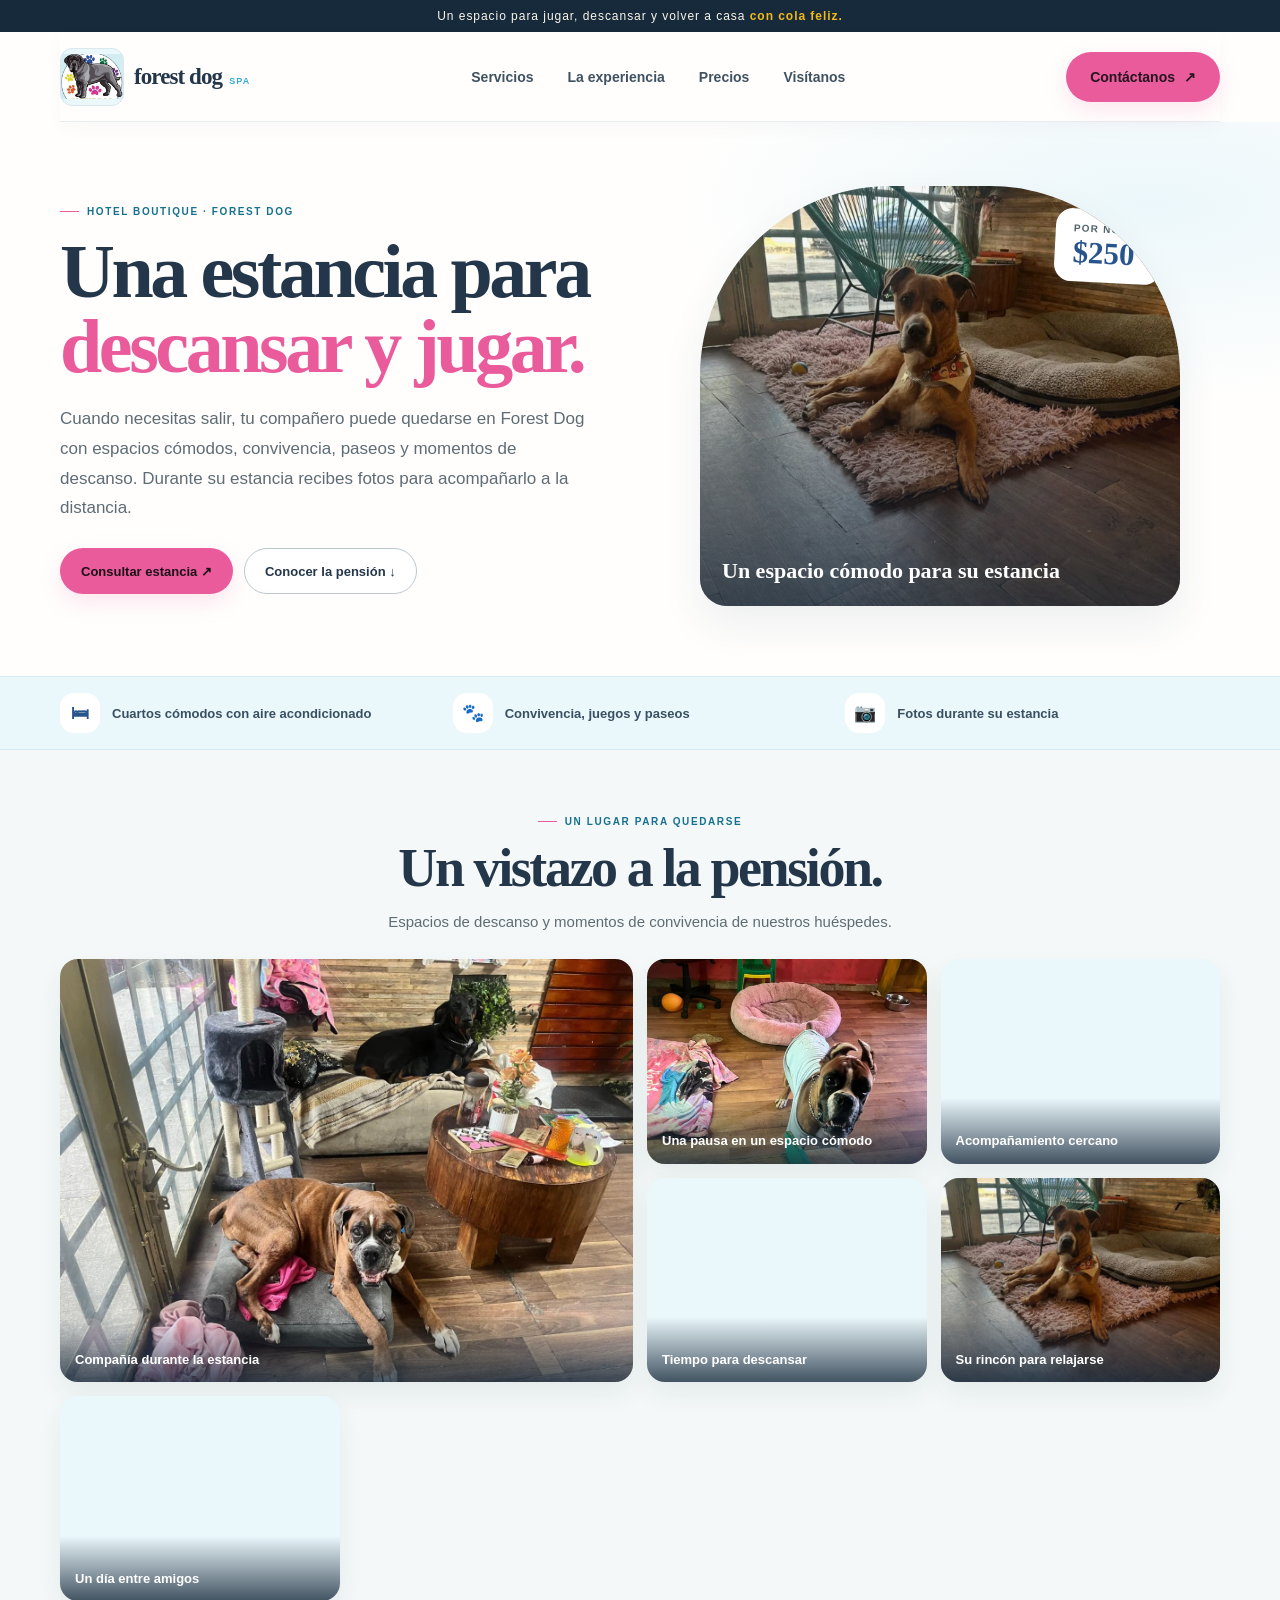
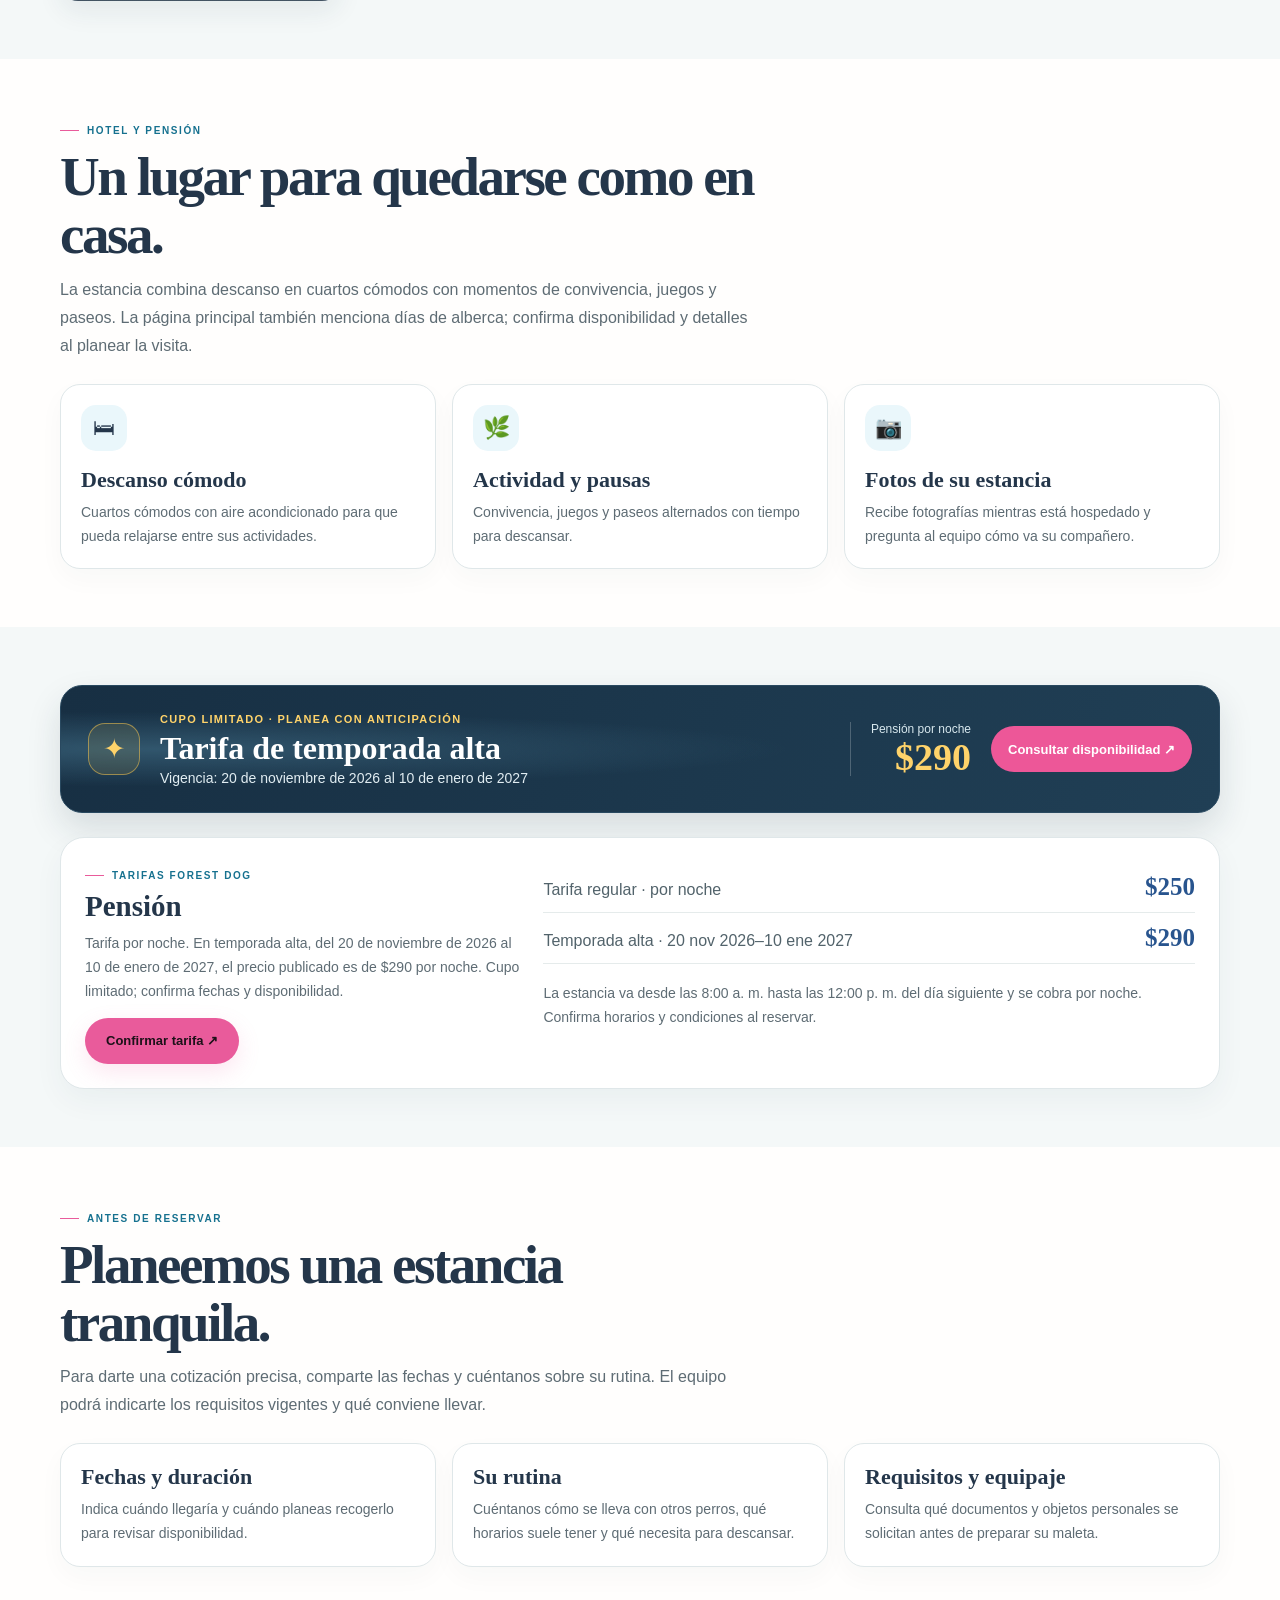
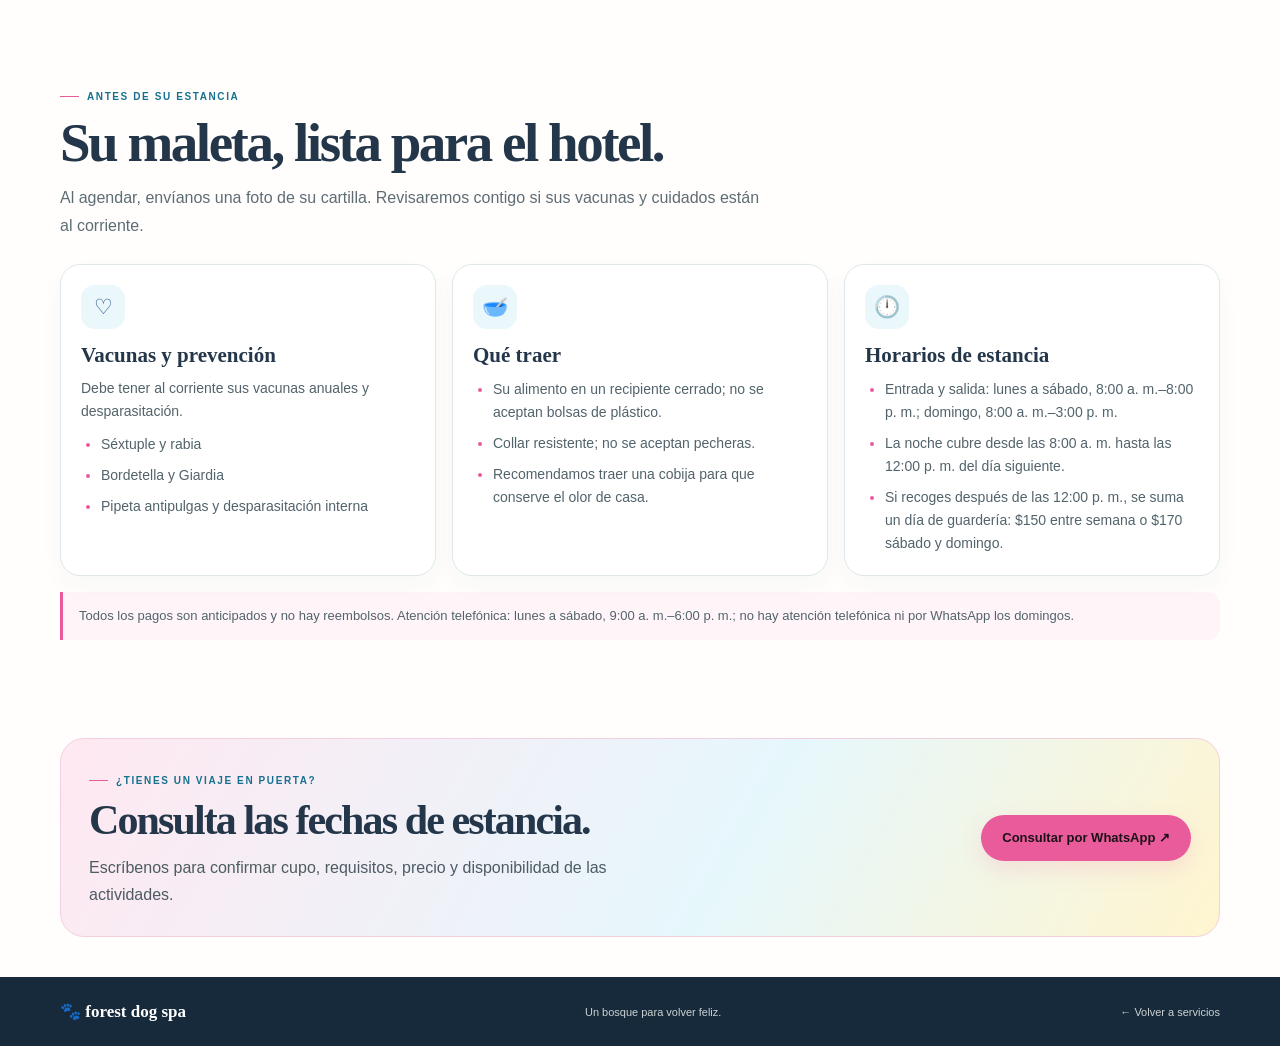
<file: pension.html>
<!doctype html>
<html lang="es">
  <head>
    <!-- Metadatos de la página para hoteles y estancias largas. -->
    <meta charset="utf-8">
    <meta name="viewport" content="width=device-width, initial-scale=1">
    <meta name="theme-color" content="#fffefd">
    <meta name="referrer" content="strict-origin-when-cross-origin">
    <meta name="description" content="Hotel y pensión para perros en Paulino Navarro, Cuauhtémoc, CDMX. Espacios para descansar, convivir y recibir fotos durante la estancia en Forest Dog Spa.">
    <link rel="canonical" href="https://forestdogspa.com/pension.html">
    <!-- Open Graph: tarjeta sencilla al compartir en WhatsApp y otras redes. -->
    <meta property="og:type" content="website">
    <meta property="og:locale" content="es_MX">
    <meta property="og:site_name" content="Forest Dog Spa">
    <meta property="og:title" content="Hotel y pensión para perros en CDMX | Forest Dog Spa">
    <meta property="og:description" content="Hotel y pensión para perros en Paulino Navarro, Cuauhtémoc, CDMX. Espacios para descansar, convivir y recibir fotos durante la estancia en Forest Dog Spa.">
    <meta property="og:url" content="https://forestdogspa.com/pension.html">
    <meta property="og:image" content="https://forestdogspa.com/assets/forest-dog-share.png">
    <meta property="og:image:alt" content="Forest Dog Spa: hotel boutique, guardería, baño y spa en Ciudad de México">
    <meta name="twitter:card" content="summary">
    <meta name="twitter:title" content="Hotel y pensión para perros en CDMX | Forest Dog Spa">
    <meta name="twitter:description" content="Hotel y pensión para perros en Paulino Navarro, Cuauhtémoc, CDMX. Espacios para descansar, convivir y recibir fotos durante la estancia en Forest Dog Spa.">
    <meta name="twitter:image" content="https://forestdogspa.com/assets/forest-dog-share.png">
    <title>Hotel y pensión para perros en CDMX | Forest Dog Spa</title>
    <meta http-equiv="Content-Security-Policy" content="default-src 'self'; base-uri 'self'; object-src 'none'; script-src 'self'; style-src 'self' https://fonts.googleapis.com; font-src 'self' https://fonts.gstatic.com; img-src 'self' data: blob:; media-src 'self'; connect-src 'self'; frame-src https://maps.google.com https://www.google.com https://www.google.com.mx; form-action 'self'; upgrade-insecure-requests">

    <link rel="preconnect" href="https://fonts.googleapis.com">
    <link rel="preconnect" href="https://fonts.gstatic.com" crossorigin>
    <link href="https://fonts.googleapis.com/css2?family=DM+Sans:wght@400;500;600;700&family=Fraunces:opsz,wght@9..144,600;9..144,700;9..144,800&display=swap" rel="stylesheet">
    <link rel="stylesheet" href="styles.css?v=20261026-5">
    <link rel="stylesheet" href="service-detail.css">
  </head>
  <body class="detail-page">
    <!-- Navegación consistente con inicio y las demás páginas de servicio. -->
    <div class="topline">Un espacio para jugar, descansar y volver a casa <b>con cola feliz.</b></div>
    <header class="wrap site-header">
      <a class="brand" href="index.html#inicio" aria-label="Forest Dog Spa, inicio"><img class="brand-logo" src="assets/forest-dog-mark.png" alt="Emblema de Forest Dog Spa"><span class="brand-name">forest dog <span class="brand-subtitle">spa</span></span></a>
      <button class="menu-toggle" type="button" aria-label="Abrir menú" aria-expanded="false" aria-controls="primary-navigation"><span></span><span></span></button>
      <nav class="nav-links" id="primary-navigation" aria-label="Navegación principal"><a href="index.html#servicios">Servicios</a><a href="index.html#experiencia">La experiencia</a><a href="index.html#precios">Precios</a><a href="index.html#visitanos">Visítanos</a></nav>
      <a class="nav-cta" href="https://wa.me/525514169236?text=Hola%20Forest%20Dog%2C%20quiero%20informes%20sobre%20pensi%C3%B3n">Contáctanos <span>↗</span></a>
    </header>
    <main>
      <!-- La imagen de descanso la diferencia visualmente de guardería. -->
      <section class="service-hero">
        <div class="wrap service-hero-grid">
          <div class="service-hero-copy"><span class="eyebrow">Hotel boutique · Forest Dog</span><h1>Una estancia para <em>descansar y jugar.</em></h1><p>Cuando necesitas salir, tu compañero puede quedarse en Forest Dog con espacios cómodos, convivencia, paseos y momentos de descanso. Durante su estancia recibes fotos para acompañarlo a la distancia.</p><div class="service-hero-actions"><a class="btn btn-dark" href="https://wa.me/525514169236?text=Hola%20Forest%20Dog%2C%20quiero%20consultar%20una%20estancia">Consultar estancia ↗</a><a class="btn btn-services" href="#estancia">Conocer la pensión ↓</a></div></div>
          <figure class="service-photo"><img src="assets/gallery/hotel/hotel-05.webp" alt="Perro descansando en uno de los espacios de Forest Dog" fetchpriority="high"><div class="service-price-badge"><small>Por noche</small><b>$250</b></div><figcaption>Un espacio cómodo para su estancia</figcaption></figure>
        </div>
      </section>
      <!-- Resumen de atributos informados actualmente en el sitio de Forest Dog. -->
      <section class="service-facts" aria-label="Resumen de pensión"><div class="wrap service-facts-inner"><div class="service-fact"><i aria-hidden="true">🛏</i><span>Cuartos cómodos con aire acondicionado</span></div><div class="service-fact"><i aria-hidden="true">🐾</i><span>Convivencia, juegos y paseos</span></div><div class="service-fact"><i aria-hidden="true">📷</i><span>Fotos durante su estancia</span></div></div></section>
      <!-- Galería real de habitaciones, descanso y compañía durante la estancia. -->
      <section class="photo-gallery service-gallery" aria-labelledby="hotel-gallery-title"><div class="wrap"><div class="gallery-heading"><span class="eyebrow">Un lugar para quedarse</span><h2 id="hotel-gallery-title">Un vistazo a la pensión.</h2><p>Espacios de descanso y momentos de convivencia de nuestros huéspedes.</p></div><div class="photo-grid">
        <figure class="photo-tile"><img src="assets/gallery/hotel/hotel-01.webp" alt="Perros conviviendo en un espacio de Forest Dog" loading="lazy" decoding="async"><figcaption>Compañía durante la estancia</figcaption></figure>
        <figure class="photo-tile"><img src="assets/gallery/hotel/hotel-02.webp" alt="Perro descansando en el área interior" loading="lazy" decoding="async"><figcaption>Una pausa en un espacio cómodo</figcaption></figure>
        <figure class="photo-tile"><img src="assets/gallery/hotel/hotel-03.webp" alt="Perro acompañado por el equipo de Forest Dog" loading="lazy" decoding="async"><figcaption>Acompañamiento cercano</figcaption></figure>
        <figure class="photo-tile"><img src="assets/gallery/hotel/hotel-04.webp" alt="Perritos en un espacio de descanso" loading="lazy" decoding="async"><figcaption>Tiempo para descansar</figcaption></figure>
        <figure class="photo-tile"><img src="assets/gallery/hotel/hotel-05.webp" alt="Perro descansando en una camita" loading="lazy" decoding="async"><figcaption>Su rincón para relajarse</figcaption></figure>
        <figure class="photo-tile"><img src="assets/gallery/hotel/hotel-06.webp" alt="Perros compartiendo un momento en el patio" loading="lazy" decoding="async"><figcaption>Un día entre amigos</figcaption></figure>
      </div></div></section>
      <section class="detail-section" id="estancia"><div class="wrap"><div class="detail-heading"><span class="eyebrow">Hotel y pensión</span><h2>Un lugar para quedarse como en casa.</h2><p>La estancia combina descanso en cuartos cómodos con momentos de convivencia, juegos y paseos. La página principal también menciona días de alberca; confirma disponibilidad y detalles al planear la visita.</p></div><div class="detail-grid"><article class="detail-card"><span class="detail-icon" aria-hidden="true">🛏</span><h3>Descanso cómodo</h3><p>Cuartos cómodos con aire acondicionado para que pueda relajarse entre sus actividades.</p></article><article class="detail-card"><span class="detail-icon" aria-hidden="true">🌿</span><h3>Actividad y pausas</h3><p>Convivencia, juegos y paseos alternados con tiempo para descansar.</p></article><article class="detail-card"><span class="detail-icon" aria-hidden="true">📷</span><h3>Fotos de su estancia</h3><p>Recibe fotografías mientras está hospedado y pregunta al equipo cómo va su compañero.</p></article></div></div></section>
<section class="detail-section tint" id="precio">
        <div class="wrap">
        <aside class="seasonal-promo seasonal-promo-detail" aria-labelledby="boarding-season-title">
          <span class="seasonal-promo-mark" aria-hidden="true">✦</span>
          <div class="seasonal-promo-copy"><span class="seasonal-promo-kicker">Cupo limitado · Planea con anticipación</span><h3 id="boarding-season-title">Tarifa de temporada alta</h3><p>Vigencia: 20 de noviembre de 2026 al 10 de enero de 2027</p></div>
          <div class="seasonal-promo-rate"><span>Pensión por noche</span><strong>$290</strong></div>
          <a class="seasonal-promo-cta" href="https://wa.me/525514169236?text=Hola%20Forest%20Dog%2C%20quiero%20consultar%20fechas%20para%20temporada%20alta">Consultar disponibilidad ↗</a>
        </aside>
        </div>
        <div class="wrap price-panel">
          <div><span class="eyebrow">Tarifas Forest Dog</span><h3>Pensión</h3><p>Tarifa por noche. En temporada alta, del 20 de noviembre de 2026 al 10 de enero de 2027, el precio publicado es de $290 por noche. Cupo limitado; confirma fechas y disponibilidad.</p><a class="btn btn-dark" href="https://wa.me/525514169236?text=Hola%20Forest%20Dog%2C%20quiero%20confirmar%20precio%20y%20disponibilidad%20de%20pensi%C3%B3n">Confirmar tarifa ↗</a></div>
          <div class="price-list"><div class="price-line"><span>Tarifa regular · por noche</span><b>$250</b></div><div class="price-line"><span>Temporada alta · 20 nov 2026–10 ene 2027</span><b>$290</b></div><p class="detail-note">La estancia va desde las 8:00 a. m. hasta las 12:00 p. m. del día siguiente y se cobra por noche. Confirma horarios y condiciones al reservar.</p></div>
        </div>
      </section>
      <section class="detail-section"><div class="wrap"><div class="detail-heading"><span class="eyebrow">Antes de reservar</span><h2>Planeemos una estancia tranquila.</h2><p>Para darte una cotización precisa, comparte las fechas y cuéntanos sobre su rutina. El equipo podrá indicarte los requisitos vigentes y qué conviene llevar.</p></div><div class="detail-grid"><article class="detail-card"><h3>Fechas y duración</h3><p>Indica cuándo llegaría y cuándo planeas recogerlo para revisar disponibilidad.</p></article><article class="detail-card"><h3>Su rutina</h3><p>Cuéntanos cómo se lleva con otros perros, qué horarios suele tener y qué necesita para descansar.</p></article><article class="detail-card"><h3>Requisitos y equipaje</h3><p>Consulta qué documentos y objetos personales se solicitan antes de preparar su maleta.</p></article></div></div></section>
      <!-- Requisitos completos de estancia, legibles y fáciles de consultar desde móvil. -->
      <section class="detail-section" id="requisitos" aria-labelledby="boarding-requirements-title">
        <div class="wrap">
          <div class="detail-heading"><span class="eyebrow">Antes de su estancia</span><h2 id="boarding-requirements-title">Su maleta, lista para el hotel.</h2><p>Al agendar, envíanos una foto de su cartilla. Revisaremos contigo si sus vacunas y cuidados están al corriente.</p></div>
          <div class="requirements-grid">
            <article class="requirement-card"><span class="requirement-icon" aria-hidden="true">♡</span><h3>Vacunas y prevención</h3><p>Debe tener al corriente sus vacunas anuales y desparasitación.</p><ul><li>Séxtuple y rabia</li><li>Bordetella y Giardia</li><li>Pipeta antipulgas y desparasitación interna</li></ul></article>
            <article class="requirement-card"><span class="requirement-icon" aria-hidden="true">🥣</span><h3>Qué traer</h3><ul><li>Su alimento en un recipiente cerrado; no se aceptan bolsas de plástico.</li><li>Collar resistente; no se aceptan pecheras.</li><li>Recomendamos traer una cobija para que conserve el olor de casa.</li></ul></article>
            <article class="requirement-card"><span class="requirement-icon" aria-hidden="true">🕛</span><h3>Horarios de estancia</h3><ul><li>Entrada y salida: lunes a sábado, 8:00 a. m.–8:00 p. m.; domingo, 8:00 a. m.–3:00 p. m.</li><li>La noche cubre desde las 8:00 a. m. hasta las 12:00 p. m. del día siguiente.</li><li>Si recoges después de las 12:00 p. m., se suma un día de guardería: $150 entre semana o $170 sábado y domingo.</li></ul></article>
          </div>
          <p class="requirements-footnote">Todos los pagos son anticipados y no hay reembolsos. Atención telefónica: lunes a sábado, 9:00 a. m.–6:00 p. m.; no hay atención telefónica ni por WhatsApp los domingos.</p>
        </div>
      </section>
      <section class="detail-callout"><div class="wrap detail-callout-box"><div><span class="eyebrow">¿Tienes un viaje en puerta?</span><h2>Consulta las fechas de estancia.</h2><p>Escríbenos para confirmar cupo, requisitos, precio y disponibilidad de las actividades.</p></div><a class="btn btn-dark" href="https://wa.me/525514169236?text=Hola%20Forest%20Dog%2C%20quiero%20cotizar%20pensi%C3%B3n%20para%20estas%20fechas">Consultar por WhatsApp ↗</a></div></section>
    </main>
    <!-- Pie con un enlace claro para regresar a la lista de servicios. -->
    <footer class="detail-footer"><div class="wrap footer-inner"><a class="footer-brand" href="index.html">🐾 forest dog spa</a><span>Un bosque para volver feliz.</span><a href="index.html#servicios">← Volver a servicios</a></div></footer>
    <script src="script.js?v=20261021-5" defer></script>
  </body>
</html>
</file>
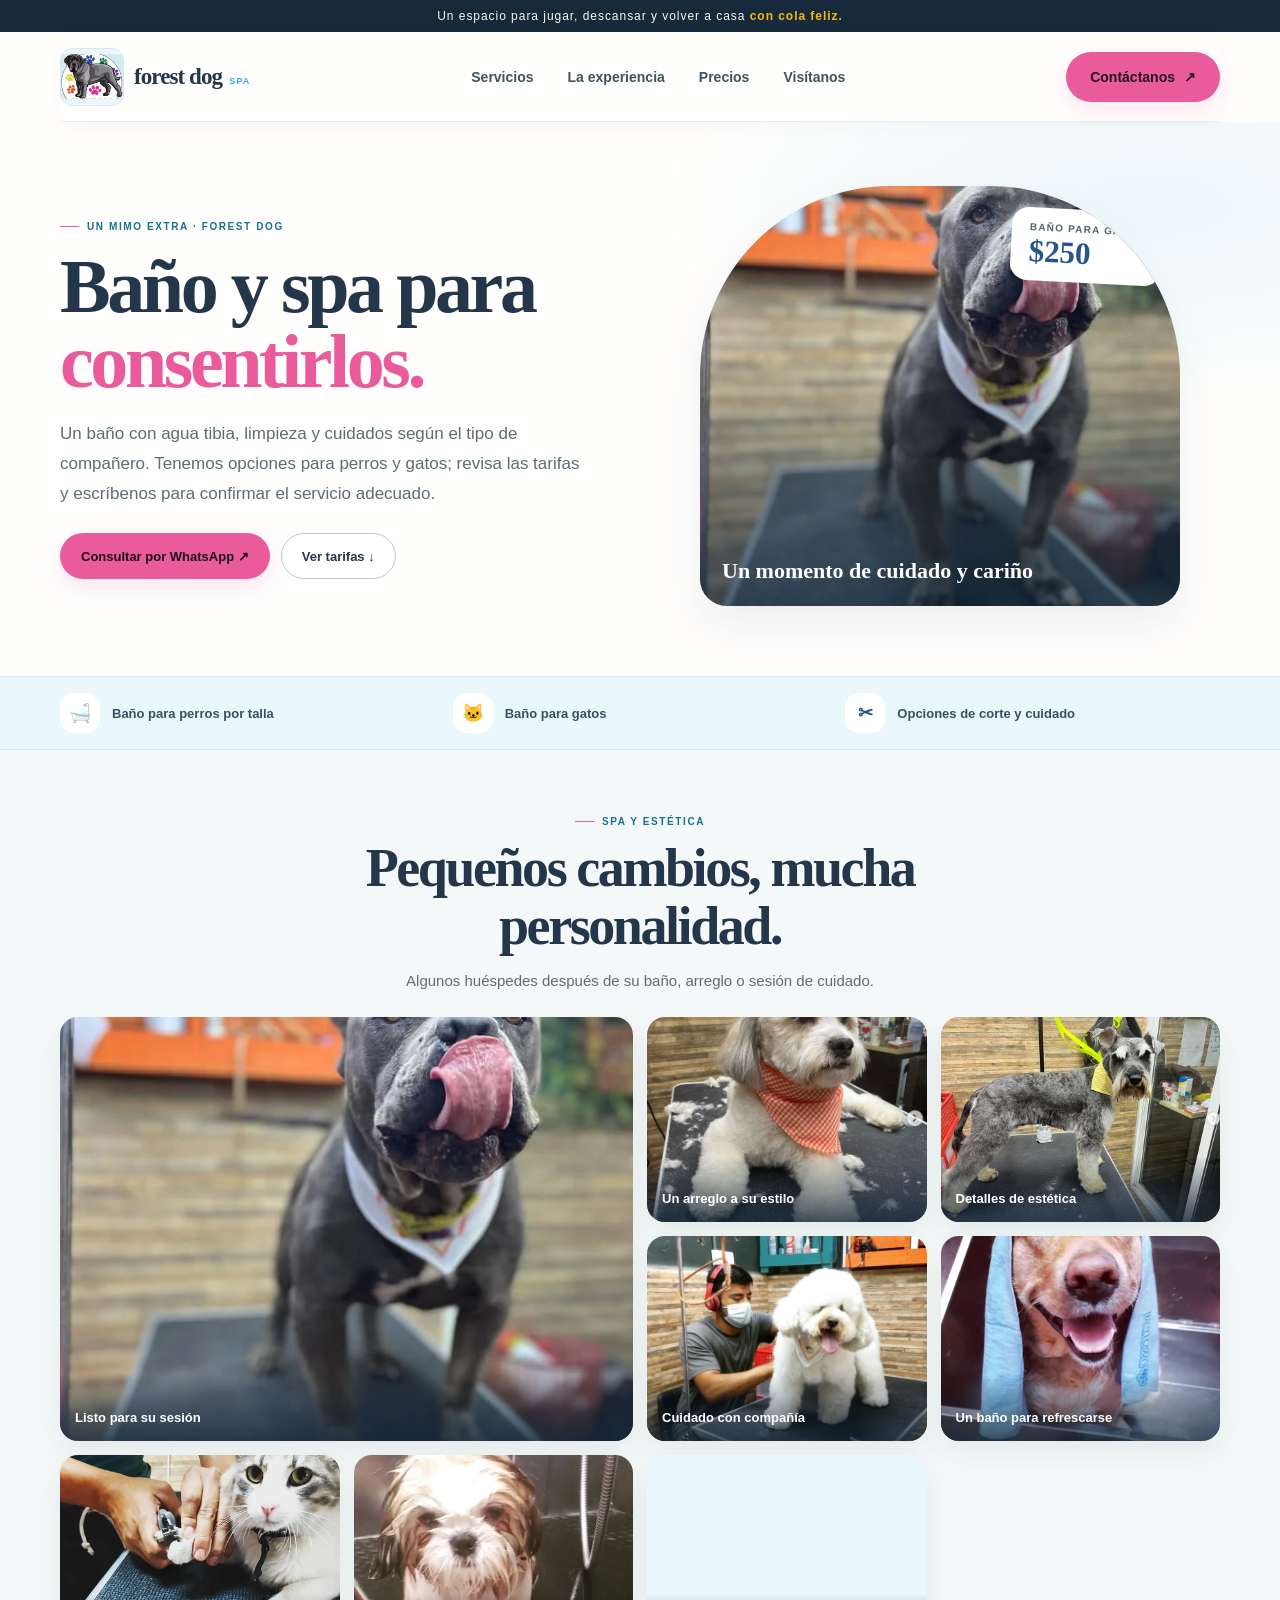
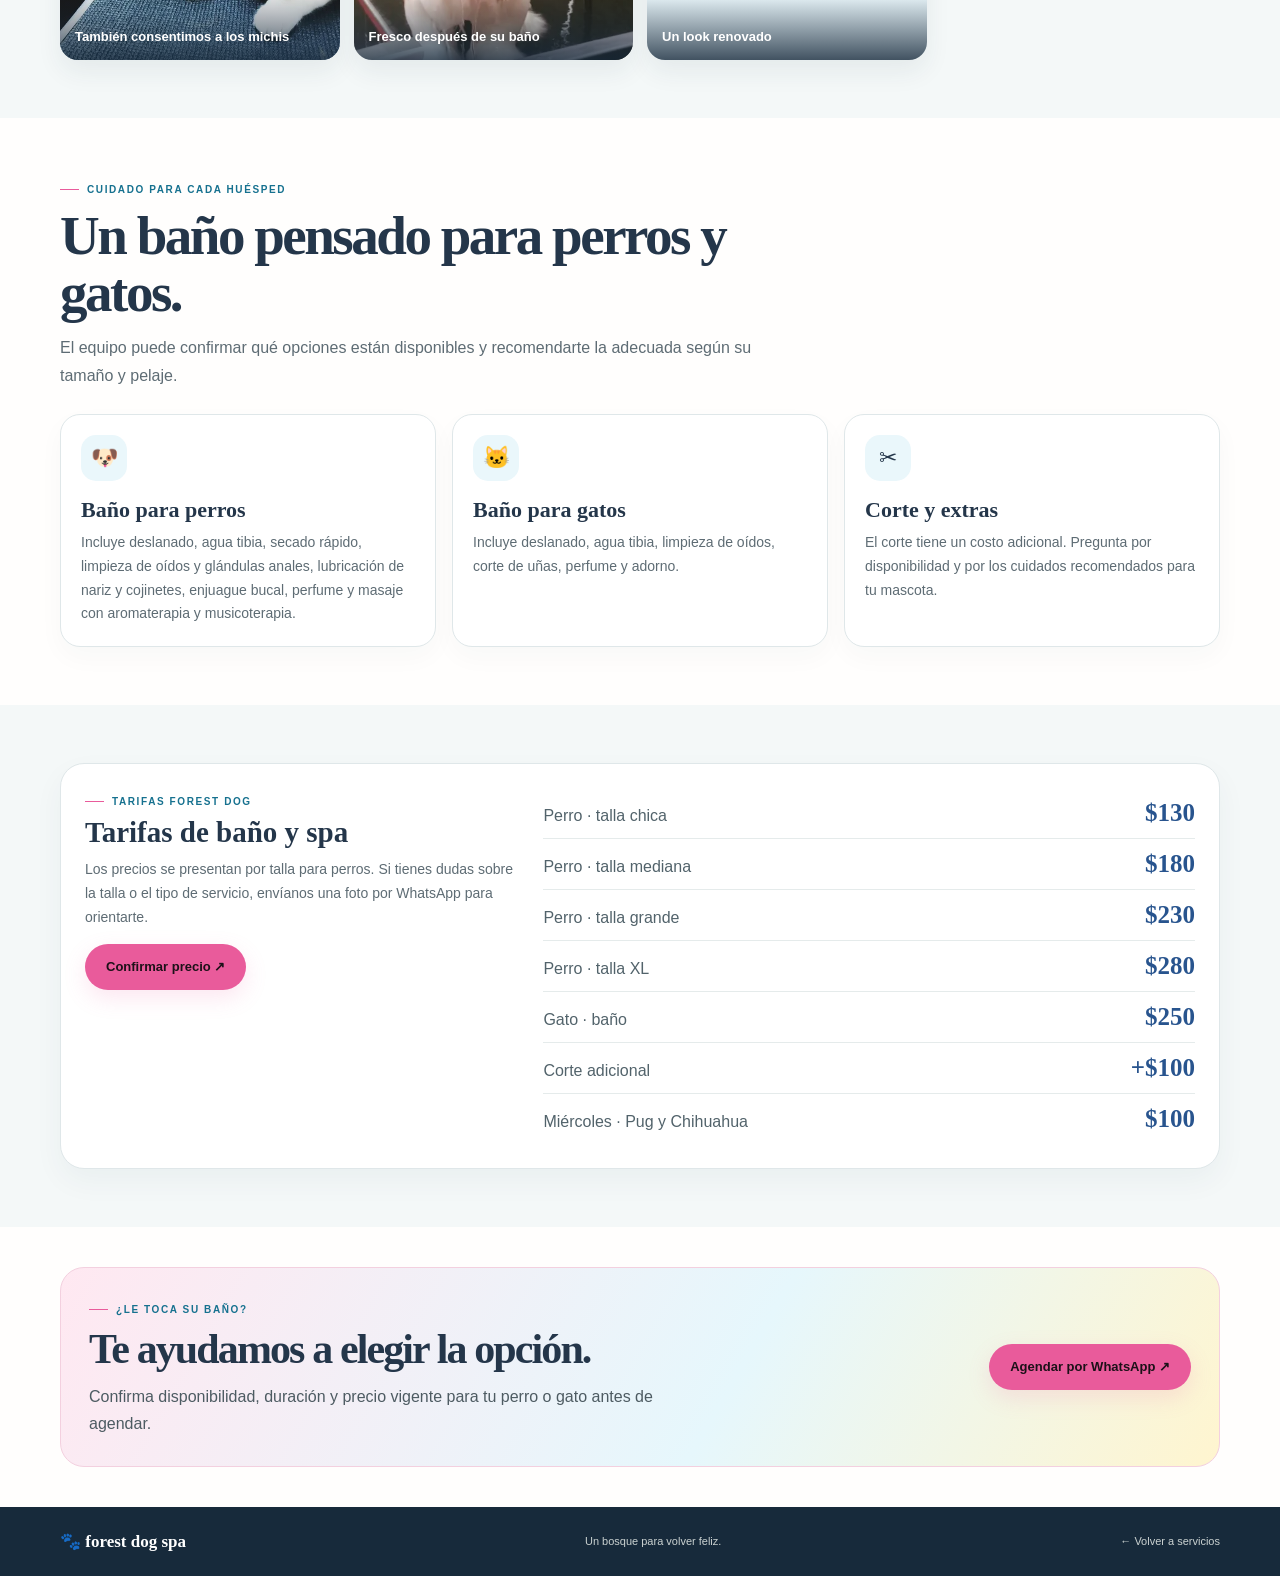
<file: spa.html>
<!doctype html>
<html lang="es">
  <head>
    <!-- Metadatos para compartir y buscar los servicios de baño y estética. -->
    <meta charset="utf-8">
    <meta name="viewport" content="width=device-width, initial-scale=1">
    <meta name="theme-color" content="#fffefd">
    <meta name="referrer" content="strict-origin-when-cross-origin">
    <meta name="description" content="Baño y spa para perros y gatos en Paulino Navarro, Cuauhtémoc, CDMX. Consulta servicios, tarifas y disponibilidad con Forest Dog Spa.">
    <link rel="canonical" href="https://forestdogspa.com/spa.html">
    <!-- Open Graph: tarjeta sencilla al compartir en WhatsApp y otras redes. -->
    <meta property="og:type" content="website">
    <meta property="og:locale" content="es_MX">
    <meta property="og:site_name" content="Forest Dog Spa">
    <meta property="og:title" content="Baño y spa para perros y gatos en CDMX | Forest Dog Spa">
    <meta property="og:description" content="Baño y spa para perros y gatos en Paulino Navarro, Cuauhtémoc, CDMX. Consulta servicios, tarifas y disponibilidad con Forest Dog Spa.">
    <meta property="og:url" content="https://forestdogspa.com/spa.html">
    <meta property="og:image" content="https://forestdogspa.com/assets/forest-dog-share.png">
    <meta property="og:image:alt" content="Forest Dog Spa: hotel boutique, guardería, baño y spa en Ciudad de México">
    <meta name="twitter:card" content="summary">
    <meta name="twitter:title" content="Baño y spa para perros y gatos en CDMX | Forest Dog Spa">
    <meta name="twitter:description" content="Baño y spa para perros y gatos en Paulino Navarro, Cuauhtémoc, CDMX. Consulta servicios, tarifas y disponibilidad con Forest Dog Spa.">
    <meta name="twitter:image" content="https://forestdogspa.com/assets/forest-dog-share.png">
    <title>Baño y spa para perros y gatos en CDMX | Forest Dog Spa</title>
    <meta http-equiv="Content-Security-Policy" content="default-src 'self'; base-uri 'self'; object-src 'none'; script-src 'self'; style-src 'self' https://fonts.googleapis.com; font-src 'self' https://fonts.gstatic.com; img-src 'self' data: blob:; media-src 'self'; connect-src 'self'; frame-src https://maps.google.com https://www.google.com https://www.google.com.mx; form-action 'self'; upgrade-insecure-requests">

    <link rel="preconnect" href="https://fonts.googleapis.com">
    <link rel="preconnect" href="https://fonts.gstatic.com" crossorigin>
    <link href="https://fonts.googleapis.com/css2?family=DM+Sans:wght@400;500;600;700&family=Fraunces:opsz,wght@9..144,600;9..144,700;9..144,800&display=swap" rel="stylesheet">
    <link rel="stylesheet" href="styles.css?v=20261026-5">
    <link rel="stylesheet" href="service-detail.css">
  </head>
  <body class="detail-page">
    <!-- Se conserva la misma cabecera en todas las páginas del sitio. -->
    <div class="topline">Un espacio para jugar, descansar y volver a casa <b>con cola feliz.</b></div>
    <header class="wrap site-header">
      <a class="brand" href="index.html#inicio" aria-label="Forest Dog Spa, inicio"><img class="brand-logo" src="assets/forest-dog-mark.png" alt="Emblema de Forest Dog Spa"><span class="brand-name">forest dog <span class="brand-subtitle">spa</span></span></a>
      <button class="menu-toggle" type="button" aria-label="Abrir menú" aria-expanded="false" aria-controls="primary-navigation"><span></span><span></span></button>
      <nav class="nav-links" id="primary-navigation" aria-label="Navegación principal"><a href="index.html#servicios">Servicios</a><a href="index.html#experiencia">La experiencia</a><a href="index.html#precios">Precios</a><a href="index.html#visitanos">Visítanos</a></nav>
      <a class="nav-cta" href="https://wa.me/525514169236?text=Hola%20Forest%20Dog%2C%20quiero%20informes%20sobre%20ba%C3%B1o%20y%20spa">Contáctanos <span>↗</span></a>
    </header>
    <main>
      <!-- Esta portada usa una foto local de un huésped de Forest Dog. -->
      <section class="service-hero">
        <div class="wrap service-hero-grid">
          <div class="service-hero-copy"><span class="eyebrow">Un mimo extra · Forest Dog</span><h1>Baño y spa para <em>consentirlos.</em></h1><p>Un baño con agua tibia, limpieza y cuidados según el tipo de compañero. Tenemos opciones para perros y gatos; revisa las tarifas y escríbenos para confirmar el servicio adecuado.</p><div class="service-hero-actions"><a class="btn btn-dark" href="https://wa.me/525514169236?text=Hola%20Forest%20Dog%2C%20quiero%20consultar%20ba%C3%B1o%20y%20spa">Consultar por WhatsApp ↗</a><a class="btn btn-services" href="#tarifas">Ver tarifas ↓</a></div></div>
          <figure class="service-photo"><img src="assets/gallery/spa/spa-01.webp" alt="Huésped de Forest Dog en el área de estética" fetchpriority="high"><div class="service-price-badge"><small>Baño para gatos</small><b>$250</b></div><figcaption>Un momento de cuidado y cariño</figcaption></figure>
        </div>
      </section>
      <!-- El resumen anuncia las opciones sin esconder los precios en una imagen. -->
      <section class="service-facts" aria-label="Resumen de baño y spa"><div class="wrap service-facts-inner"><div class="service-fact"><i aria-hidden="true">🛁</i><span>Baño para perros por talla</span></div><div class="service-fact"><i aria-hidden="true">🐱</i><span>Baño para gatos</span></div><div class="service-fact"><i aria-hidden="true">✂</i><span>Opciones de corte y cuidado</span></div></div></section>
      <!-- Las fotos locales muestran ejemplos reales de estética y baño. -->
      <section class="photo-gallery service-gallery" aria-labelledby="spa-gallery-title"><div class="wrap"><div class="gallery-heading"><span class="eyebrow">Spa y estética</span><h2 id="spa-gallery-title">Pequeños cambios, mucha personalidad.</h2><p>Algunos huéspedes después de su baño, arreglo o sesión de cuidado.</p></div><div class="photo-grid">
        <figure class="photo-tile"><img src="assets/gallery/spa/spa-01.webp" alt="Perro en la mesa de estética de Forest Dog" loading="lazy" decoding="async"><figcaption>Listo para su sesión</figcaption></figure>
        <figure class="photo-tile"><img src="assets/gallery/spa/spa-02.webp" alt="Perro pequeño después de un arreglo de estética" loading="lazy" decoding="async"><figcaption>Un arreglo a su estilo</figcaption></figure>
        <figure class="photo-tile"><img src="assets/gallery/spa/spa-03.webp" alt="Perro recién arreglado en la mesa de estética" loading="lazy" decoding="async"><figcaption>Detalles de estética</figcaption></figure>
        <figure class="photo-tile"><img src="assets/gallery/spa/spa-04.webp" alt="Perro acompañado por su estilista" loading="lazy" decoding="async"><figcaption>Cuidado con compañía</figcaption></figure>
        <figure class="photo-tile"><img src="assets/gallery/spa/spa-05.webp" alt="Perro disfrutando después de su baño" loading="lazy" decoding="async"><figcaption>Un baño para refrescarse</figcaption></figure>
        <figure class="photo-tile"><img src="assets/gallery/spa/spa-06.webp" alt="Gato durante una sesión de cuidado" loading="lazy" decoding="async"><figcaption>También consentimos a los michis</figcaption></figure>
        <figure class="photo-tile"><img src="assets/gallery/spa/spa-07.webp" alt="Perro recién bañado en la tina" loading="lazy" decoding="async"><figcaption>Fresco después de su baño</figcaption></figure>
        <figure class="photo-tile"><img src="assets/gallery/spa/spa-08.webp" alt="Perro pequeño después de su sesión de estética" loading="lazy" decoding="async"><figcaption>Un look renovado</figcaption></figure>
      </div></div></section>
      <section class="detail-section" id="servicio"><div class="wrap"><div class="detail-heading"><span class="eyebrow">Cuidado para cada huésped</span><h2>Un baño pensado para perros y gatos.</h2><p>El equipo puede confirmar qué opciones están disponibles y recomendarte la adecuada según su tamaño y pelaje.</p></div><div class="detail-grid"><article class="detail-card"><span class="detail-icon" aria-hidden="true">🐶</span><h3>Baño para perros</h3><p>Incluye deslanado, agua tibia, secado rápido, limpieza de oídos y glándulas anales, lubricación de nariz y cojinetes, enjuague bucal, perfume y masaje con aromaterapia y musicoterapia.</p></article><article class="detail-card"><span class="detail-icon" aria-hidden="true">🐱</span><h3>Baño para gatos</h3><p>Incluye deslanado, agua tibia, limpieza de oídos, corte de uñas, perfume y adorno.</p></article><article class="detail-card"><span class="detail-icon" aria-hidden="true">✂</span><h3>Corte y extras</h3><p>El corte tiene un costo adicional. Pregunta por disponibilidad y por los cuidados recomendados para tu mascota.</p></article></div></div></section>
      <section class="detail-section tint" id="tarifas"><div class="wrap price-panel"><div><span class="eyebrow">Tarifas Forest Dog</span><h3>Tarifas de baño y spa</h3><p>Los precios se presentan por talla para perros. Si tienes dudas sobre la talla o el tipo de servicio, envíanos una foto por WhatsApp para orientarte.</p><a class="btn btn-dark" href="https://wa.me/525514169236?text=Hola%20Forest%20Dog%2C%20quiero%20confirmar%20una%20tarifa%20de%20ba%C3%B1o">Confirmar precio ↗</a></div><div class="price-list"><div class="price-line"><span>Perro · talla chica</span><b>$130</b></div><div class="price-line"><span>Perro · talla mediana</span><b>$180</b></div><div class="price-line"><span>Perro · talla grande</span><b>$230</b></div><div class="price-line"><span>Perro · talla XL</span><b>$280</b></div><div class="price-line"><span>Gato · baño</span><b>$250</b></div><div class="price-line"><span>Corte adicional</span><b>+$100</b></div><div class="price-line"><span>Miércoles · Pug y Chihuahua</span><b>$100</b></div></div></div></section>
      <section class="detail-callout"><div class="wrap detail-callout-box"><div><span class="eyebrow">¿Le toca su baño?</span><h2>Te ayudamos a elegir la opción.</h2><p>Confirma disponibilidad, duración y precio vigente para tu perro o gato antes de agendar.</p></div><a class="btn btn-dark" href="https://wa.me/525514169236?text=Hola%20Forest%20Dog%2C%20quiero%20agendar%20ba%C3%B1o%20para%20mi%20mascota">Agendar por WhatsApp ↗</a></div></section>
    </main>
    <!-- Pie común con regreso directo al resumen general de servicios. -->
    <footer class="detail-footer"><div class="wrap footer-inner"><a class="footer-brand" href="index.html">🐾 forest dog spa</a><span>Un bosque para volver feliz.</span><a href="index.html#servicios">← Volver a servicios</a></div></footer>
    <script src="script.js?v=20261021-5" defer></script>
  </body>
</html>
</file>
<file: styles.css>
/* 1. Design tokens: marca en modo oscuro. Ajusta estos valores para cambiar
   el tema sin tener que editar cada componente por separado. */
:root {
  color-scheme: dark;
  --bg: #111416;
  --surface: #1a2022;
  --surface-raised: #232a2d;
  --ink: #f7f5ef;
  --muted: #b7c0c2;
  --line: #354044;
  --pink: #f06ba6;
  --yellow: #ffc928;
  --sky: #65c9ed;
  --green: #4ba66d;
  --purple: #aa86db;
  --blue: #28548e;
  --paper: #fffdf7;
  --shadow: 0 22px 55px #0006;
  --focus: #ffd95c;
}

/* 2. Base y accesibilidad: contraste, foco de teclado y movimiento reducido. */
* { box-sizing: border-box; }
html { scroll-behavior: smooth; scroll-padding-top: 24px; }
body {
  margin: 0;
  background: var(--bg);
  color: var(--ink);
  font-family: 'DM Sans', sans-serif;
  -webkit-font-smoothing: antialiased;
}
a { color: inherit; text-decoration: none; -webkit-tap-highlight-color: transparent; }
button { font: inherit; }
a:focus-visible, button:focus-visible { outline: 3px solid var(--focus); outline-offset: 4px; }
h1, h2, h3, p { margin-top: 0; }
h1, h2 { font-family: Fraunces, serif; letter-spacing: -.045em; }
.wrap { width: min(1160px, calc(100% - 44px)); margin-inline: auto; }
.eyebrow {
  display: inline-flex;
  align-items: center;
  gap: 8px;
  color: var(--sky);
  font-size: 10px;
  font-weight: 700;
  letter-spacing: .16em;
  text-transform: uppercase;
}
.eyebrow::before { width: 19px; height: 1px; background: var(--pink); content: ''; }

/* 3. Barra informativa y navegación. El CTA conserva un color vivo para destacar
   sobre el fondo oscuro y llevar directamente a WhatsApp. */
.topline {
  padding: 9px 14px;
  background: #090b0c;
  color: #f9f6e9;
  font-size: 12px;
  letter-spacing: .08em;
  text-align: center;
}
.topline b { color: var(--yellow); }
header.wrap {
  position: relative;
  display: flex;
  height: 82px;
  align-items: center;
  justify-content: space-between;
  border-bottom: 1px solid var(--line);
}
.brand { display: flex; align-items: center; gap: 10px; font: 700 21px Fraunces, serif; letter-spacing: -.04em; }
.brand-logo {
  /* El emblema va separado del nombre para que ambos sigan legibles al reducir. */
  width: 58px;
  height: 52px;
  border: 1px solid #ffffff70;
  border-radius: 12px;
  background: #cdecf4;
  object-fit: contain;
}
.brand-name { display: flex; align-items: baseline; gap: 7px; }
.brand-subtitle { color: var(--sky); font: 700 9px 'DM Sans', sans-serif; letter-spacing: .13em; text-transform: uppercase; }
.nav-links { display: flex; align-items: center; gap: 30px; color: #e0e6e2; font-size: 13px; font-weight: 600; }
.nav-links a, .contact-line a { transition: color .2s ease; }
.nav-links a:hover, .contact-line a:hover { color: var(--yellow); }
.nav-cta, .btn {
  display: inline-flex;
  min-height: 46px;
  align-items: center;
  justify-content: center;
  gap: 9px;
  padding: 12px 20px;
  border: 1px solid transparent;
  border-radius: 99px;
  font-size: 13px;
  font-weight: 700;
  transition: transform .2s ease, box-shadow .2s ease, background .2s ease;
}
.nav-cta, .btn-dark { background: var(--pink); color: #1c1118; box-shadow: 0 8px 22px #f06ba62b; }
.nav-cta:hover, .btn-dark:hover { transform: translateY(-2px); background: #ff82b8; box-shadow: var(--shadow); }
.btn-services { border-color: #59666a; background: #ffffff08; color: var(--ink); }
.btn-services:hover, .btn-call:hover { transform: translateY(-2px); border-color: var(--sky); }
.menu-toggle { display: none; width: 42px; height: 42px; border: 1px solid var(--line); border-radius: 12px; background: var(--surface); cursor: pointer; }
.menu-toggle span { display: block; height: 2px; margin: 5px 0; border-radius: 2px; background: var(--ink); }

/* 4. Hero: fotografía con velo oscuro para que los rótulos sigan legibles. */
.hero { position: relative; overflow: hidden; padding: 48px 0 54px; background: radial-gradient(ellipse at 92% 18%, #65c9ed1c, transparent 28%), var(--bg); }
.hero-grid { position: relative; z-index: 1; display: grid; grid-template-columns: 1fr 1.08fr; align-items: center; gap: 45px; }
h1 { max-width: 560px; margin: 19px 0 21px; font-size: clamp(48px, 6vw, 76px); line-height: .99; }
h1 em { color: var(--pink); font-style: normal; }
.hero-copy > p { max-width: 455px; margin-bottom: 27px; color: var(--muted); font-size: 16px; line-height: 1.75; }
.hero-buttons { display: flex; flex-wrap: wrap; gap: 11px; }
.hero-note { display: flex; align-items: center; gap: 12px; margin-top: 28px; color: var(--muted); font-size: 11px; }
.faces { display: flex; padding-left: 4px; }
.faces i { display: grid; width: 28px; height: 28px; margin-left: -5px; place-items: center; border: 2px solid var(--bg); border-radius: 50%; background: var(--surface-raised); font-size: 14px; font-style: normal; }
.hero-art {
  position: relative;
  height: 482px;
  overflow: hidden;
  border-radius: 230px 230px 34px 34px;
  background: #2c5263;
  box-shadow: var(--shadow);
}
.hero-video { position: absolute; z-index: 0; display: block; width: 100%; height: 100%; object-fit: cover; inset: 0; }
.hero-art::before, .hero-art::after { display: none; }
.hero-sticker { position: absolute; z-index: 2; padding: 16px 19px; border-radius: 20px; background: var(--paper); box-shadow: var(--shadow); color: #24364a; }
.sticker-top { top: 40px; left: -18px; transform: rotate(-4deg); }
.sticker-bottom { right: -10px; bottom: 29px; transform: rotate(3deg); }
.hero-sticker small, .story-tag small { display: block; color: #5f6d71; font-size: 9px; font-weight: 700; letter-spacing: .14em; text-transform: uppercase; }
.hero-sticker strong { font: 700 20px Fraunces, serif; }
.hero-caption { position: absolute; z-index: 2; bottom: 27px; left: 28px; color: white; }
.hero-caption small { font-size: 10px; letter-spacing: .15em; text-transform: uppercase; }
.hero-caption strong { display: block; font: 700 25px Fraunces, serif; }
.paw { position: absolute; width: 40px; aspect-ratio: 1; background: currentColor; color: var(--pink); opacity: .45; }
.paw.one { top: 70px; right: 5%; transform: rotate(22deg); }
.paw.two { bottom: 50px; left: 3%; transform: rotate(-15deg); }

/* 5. Beneficios rápidos y servicios: los tres tonos pastel del volante aparecen
   como acentos sobre tarjetas oscuras, no como grandes bloques saturados. */
.intro-strip { padding: 12px 0; border-block: 1px solid var(--line); background: #171c1e; }
.strip-inner { display: flex; align-items: center; justify-content: space-between; gap: 20px; }
.strip-inner span { display: flex; align-items: center; gap: 10px; color: #e2e8e4; font-size: 12px; font-weight: 600; }
.strip-inner i { color: var(--yellow); font-size: 19px; font-style: normal; }
.section { padding: 72px 0; }
.section-head { display: flex; align-items: end; justify-content: space-between; gap: 26px; margin-bottom: 27px; }
.section h2 { margin: 13px 0 0; font-size: clamp(36px, 4vw, 52px); line-height: 1.04; }
.section-head p { max-width: 370px; margin: 0; color: var(--muted); font-size: 14px; line-height: 1.7; }
.service-grid { display: grid; grid-template-columns: repeat(3, 1fr); gap: 16px; }
.service-card { position: relative; min-height: 300px; overflow: hidden; padding: 22px; border: 1px solid var(--line); border-radius: 23px; background: var(--surface); transition: transform .25s ease, border-color .25s ease, box-shadow .25s ease; }
.service-card:hover { transform: translateY(-5px); border-color: #67767a; box-shadow: var(--shadow); }
.service-card:nth-child(1) { --service-accent: var(--pink); --service-wash: #f06ba61e; }
.service-card:nth-child(2) { --service-accent: var(--sky); --service-wash: #65c9ed1e; }
.service-card:nth-child(3) { --service-accent: var(--yellow); --service-wash: #ffc9281e; }
.card-number { position: absolute; top: 18px; right: 20px; color: #aeb9b5; font: 700 13px Fraunces, serif; }
.service-icon { display: grid; width: 48px; height: 48px; margin-bottom: 24px; place-items: center; border-radius: 16px; background: var(--service-wash); font-size: 23px; }
.service-card h3 { margin: 0 0 9px; font: 700 25px Fraunces, serif; }
.service-card p { max-width: 270px; color: var(--muted); font-size: 13px; line-height: 1.65; }
.service-card a { display: inline-flex; align-items: center; gap: 8px; margin-top: 7px; color: var(--service-accent); font-size: 12px; font-weight: 700; }
.card-deco { position: absolute; right: -14px; bottom: -21px; width: 116px; height: 116px; border-radius: 50%; background: var(--service-wash); }

/* 6. La experiencia: bloque azul profundo separa la historia del resto del sitio. */
.story { overflow: hidden; padding: 64px 0; background: linear-gradient(135deg, #152b3e, #1c4160); }
.story-grid { display: grid; grid-template-columns: 1fr 1fr; align-items: center; gap: 65px; }
.story h2 { margin: 15px 0 19px; font-size: clamp(38px, 5vw, 60px); line-height: 1.04; }
/* El bloque azul es oscuro; fija un tono claro para que no herede el texto
   marino del tema claro en el titulo y los nombres de cada momento del dia. */
.story h2, .story .day-row strong { color: #fff; }
.story .eyebrow { color: var(--yellow); }
.story p { max-width: 470px; color: #d0dadc; font-size: 14px; line-height: 1.8; }
.day-list { display: grid; margin-top: 20px; }
.day-row { display: grid; grid-template-columns: 72px 1fr; gap: 15px; padding: 11px 0; border-top: 1px solid #ffffff24; }
.day-row time { padding-top: 3px; color: var(--yellow); font-size: 11px; font-weight: 700; }
.day-row strong { display: block; margin-bottom: 4px; font-size: 13px; }
.day-row span { color: #cad6d8; font-size: 11px; }
.story-image { position: relative; height: 470px; border-radius: 180px 180px 24px 24px; background: linear-gradient(180deg, #10141600 48%, #101416a8), url('assets/gallery/hotel/hotel-01.webp') center / cover; box-shadow: var(--shadow); }
.story-tag { position: absolute; bottom: 30px; left: -25px; padding: 16px 21px; border-radius: 17px; background: var(--yellow); color: #25313b; transform: rotate(-4deg); }
.story-tag strong { font: 700 20px Fraunces, serif; }

/* 7. Tarifas: cifras legibles, servicio ordenado por tipo y llamadas a WhatsApp. */
.tariff { position: relative; overflow: hidden; background: #151a1c; }
.tariff .wrap { position: relative; z-index: 1; }
.tariff-heading { max-width: 640px; margin: 0 auto 30px; text-align: center; }
.tariff-heading .eyebrow { justify-content: center; }
.tariff-heading h2 { margin: 15px 0; font-size: clamp(40px, 5vw, 62px); }
/* Refuerza la lectura de tarifas: las condiciones y etiquetas ya no dependen
   de texto diminuto para caber dentro de las tarjetas. */
.tariff-heading p { max-width: 500px; margin: 0 auto; color: var(--muted); font-size: 16px; line-height: 1.75; }
.tariff-top { display: grid; grid-template-columns: 1fr 1fr; gap: 18px; margin-bottom: 18px; }
.tariff-card, .tariff-spa { border: 1px solid var(--line); border-radius: 25px; background: var(--surface); }
.tariff-card { position: relative; overflow: hidden; padding: 29px; }
/* Las dos tarifas principales usan escenas distintas y el mismo recorte para
   que Guarderia se sienta activa y Pension transmita descanso. */
.tariff-photo { height: 172px; margin: -29px -29px 22px; overflow: hidden; border-radius: 24px 24px 0 0; background: #eaf7fb; }
.tariff-photo img { display: block; width: 100%; height: 100%; object-fit: cover; transition: transform .35s ease; }
.tariff-card:hover .tariff-photo img { transform: scale(1.04); }
.tariff-card.dark { border-color: var(--blue); background: var(--blue); color: #fff; }
.tariff-meta { display: flex; align-items: center; justify-content: space-between; gap: 15px; margin-bottom: 20px; }
.tariff-icon { display: grid; width: 49px; height: 49px; place-items: center; border-radius: 17px; background: #ffffff1c; font-size: 23px; }
.tariff-label { color: #c1ccca; font-size: 11px; font-weight: 700; letter-spacing: .12em; text-transform: uppercase; }
.dark .tariff-label { color: #e1ecf6; }
.tariff-card h3, .spa-title h3 { margin: 5px 0 0; font: 700 27px Fraunces, serif; }
.tariff-price { display: flex; align-items: baseline; gap: 8px; margin-bottom: 9px; }
.tariff-price b { color: var(--yellow); font: 700 54px/1 Fraunces, serif; letter-spacing: -.06em; }
.tariff-price span { color: #ccd5d1; font-size: 14px; }
.tariff-detail { margin: 0; color: var(--muted); font-size: 14px; line-height: 1.7; }
.tariff-card.dark .tariff-detail { color: #e0eaf2; }
.tariff-cta { display: inline-flex; gap: 8px; margin-top: 20px; color: var(--yellow); font-size: 13px; font-weight: 700; }
.tariff-card:not(.dark) .tariff-cta { color: var(--pink); }
.tariff-spa { display: grid; grid-template-columns: .8fr 1.2fr; gap: 24px; padding: 26px; }
.spa-title h3 { margin: 12px 0 7px; }
.spa-title p { margin: 0; color: var(--muted); font-size: 14px; line-height: 1.7; }
.spa-extras { display: flex; flex-wrap: wrap; gap: 8px; margin-top: 17px; }
.spa-extras span { padding: 9px 12px; border: 1px solid #ffc92840; border-radius: 99px; background: #ffc92816; color: #ffe08a; font-size: 12px; font-weight: 700; }
.spa-schedule { padding-left: 28px; border-left: 1px solid var(--line); }
.spa-row { display: flex; align-items: center; justify-content: space-between; gap: 15px; padding: 10px 0; border-bottom: 1px solid var(--line); font-size: 14px; }
.spa-row:first-child { padding-top: 2px; }
.spa-row:last-child { border-bottom: 0; }
.spa-row span { color: #d1d9d7; }
.spa-row b { color: var(--sky); font: 700 24px Fraunces, serif; }
.tariff-includes { margin-top: 13px; }
.tariff-note { max-width: 720px; margin: 20px auto 0; color: var(--muted); font-size: 12px; line-height: 1.7; text-align: center; }
.tariff-flower { position: absolute; top: 8%; right: 4%; color: #f06ba61c; font-size: 105px; pointer-events: none; transform: rotate(20deg); }

/* 8. Conversión y contacto: WhatsApp y teléfono siempre visibles y diferenciados. */
.visit { padding: 66px 0; }
.visit-card { position: relative; display: grid; overflow: hidden; grid-template-columns: 1fr auto; align-items: center; gap: 28px; padding: 38px; border: 1px solid #65c9ed35; border-radius: 28px; background: linear-gradient(125deg, #1b3c50, #352638); }
.visit-card::after { position: absolute; top: -35px; right: 24%; opacity: .1; content: '🐾'; font-size: 170px; transform: rotate(-18deg); }
.visit h2 { margin: 13px 0; font-size: 45px; }
.visit p { max-width: 500px; margin: 0; color: #d5dadd; font-size: 14px; line-height: 1.65; }
.visit-actions { position: relative; z-index: 1; display: flex; flex-direction: column; gap: 10px; }
.btn-call { border-color: #68777c; background: #ffffff08; color: var(--ink); }
.contact { padding: 48px 0; background: #151a1c; }
.contact-grid { display: grid; grid-template-columns: 1fr 1fr; align-items: center; max-width: 1160px; gap: 48px; }
.contact h2 { margin: 12px 0; font-size: 42px; }
.contact p { color: var(--muted); font-size: 13px; line-height: 1.7; }
.contact-line { display: flex; align-items: center; gap: 13px; margin: 17px 0; font-size: 13px; }
.contact-line i { display: grid; width: 34px; height: 34px; place-items: center; border-radius: 12px; background: #65c9ed1c; color: var(--sky); font-style: normal; }
/* Iconos sociales vectoriales, legibles y consistentes en escritorio y móvil. */
.contact-social-icon { display: grid; flex: 0 0 34px; width: 34px; height: 34px; place-items: center; border-radius: 12px; }
.contact-social-icon svg { display: block; width: 20px; height: 20px; }
.instagram-icon { background: #fce8f1; color: #c13584; }
.instagram-icon svg { fill: none; stroke: currentColor; stroke-width: 2; }
.instagram-icon .instagram-dot { fill: currentColor; stroke: none; }
.facebook-icon { background: #e7f0ff; color: #1877f2; }
.facebook-icon svg { fill: currentColor; }
.contact-social a { min-height: 34px; display: inline-flex; align-items: center; }
.map-embed { min-height: 360px; overflow: hidden; border: 1px solid var(--line); border-radius: 22px; background: #eaf7fb; box-shadow: var(--shadow); }
.map-embed iframe { display: block; width: 100%; height: 360px; border: 0; }
footer { padding: 24px 0; background: #090b0c; color: #cbd2d1; font-size: 11px; }
.footer-inner { display: flex; align-items: center; justify-content: space-between; gap: 15px; }
.footer-brand { color: #fff; font: 700 17px Fraunces, serif; }

/* 9. Navegación móvil: menú desplegable accesible y controles cómodos al tacto. */
@media (max-width: 820px) {
  .nav-links { gap: 18px; }
  .hero-grid { gap: 24px; }
  .hero-art { height: 410px; }
  .service-grid { grid-template-columns: repeat(2, 1fr); }
  .service-card:last-child { grid-column: span 2; min-height: 260px; }
  .story-grid { gap: 35px; }
  .story-image { height: 410px; }
  .strip-inner { flex-wrap: wrap; justify-content: center; }
}
@media (max-width: 620px) {
  .wrap { width: min(100% - 32px, 500px); }
  .topline { font-size: 10px; }
  header.wrap { min-height: 72px; height: auto; }
  .brand { gap: 7px; font-size: 18px; }
  .brand-logo { width: 46px; height: 42px; }
  .menu-toggle { display: block; margin-left: auto; margin-right: 9px; }
  .nav-cta { min-height: 42px; padding: 10px 12px; font-size: 10px; }
  .nav-links { position: absolute; z-index: 8; top: 72px; right: 0; left: 0; display: none; flex-direction: column; align-items: stretch; gap: 0; padding: 14px; border: 1px solid var(--line); border-radius: 16px; background: var(--surface); box-shadow: var(--shadow); }
  .nav-links.is-open { display: flex; animation: menu-in .18s ease-out both; }
  .nav-links a { padding: 12px 10px; border-bottom: 1px solid var(--line); }
  .nav-links a:last-child { border-bottom: 0; }
  .hero { padding: 32px 0 36px; }
  .hero-grid { grid-template-columns: 1fr; gap: 24px; }
  .hero-copy { text-align: center; }
  .hero-copy .eyebrow, .tariff-heading .eyebrow { justify-content: center; }
  .hero-copy > p { margin-inline: auto; }
  .hero-buttons, .hero-note { justify-content: center; }
  .hero-art { width: calc(100% - 12px); height: 360px; margin: auto; border-radius: 180px 180px 27px 27px; }
  .sticker-top { top: 25px; left: -7px; }
  .sticker-bottom { right: -5px; bottom: 22px; }
  .hero-caption { bottom: 20px; left: 20px; }
  .hero-caption strong { font-size: 20px; }
  .strip-inner { gap: 12px 20px; }
  .strip-inner span { font-size: 10px; }
  .section { padding: 50px 0; }
  .section-head { display: block; }
  .section-head p { margin-top: 17px; }
  .service-grid, .tariff-top { grid-template-columns: 1fr; gap: 12px; }
  .service-card, .service-card:last-child { grid-column: auto; min-height: 235px; padding: 21px; }
  .story { padding: 50px 0; }
  .story-grid { grid-template-columns: 1fr; gap: 26px; }
  .story-image { width: calc(100% - 12px); height: 340px; margin-left: 10px; border-radius: 145px 145px 22px 22px; }
  .story-tag { left: -8px; }
  .tariff-heading { margin-bottom: 28px; }
  .tariff-card { padding: 23px; }
  .tariff-photo { height: 150px; margin: -23px -23px 20px; }
  .tariff-spa { grid-template-columns: 1fr; gap: 19px; padding: 24px; }
  .spa-schedule { padding: 14px 0 0; border-top: 1px solid var(--line); border-left: 0; }
  .tariff-price b { font-size: 48px; }
  .visit { padding: 50px 0; }
  .visit-card { grid-template-columns: 1fr; gap: 18px; padding: 24px 22px; }
  .visit-card::after { top: -32px; right: -20px; }
  .visit h2 { font-size: 36px; }
  .visit-actions { display: grid; grid-template-columns: 1fr; }
  .visit-actions .btn { min-height: 48px; }
  .contact { padding: 44px 0; }
  .contact-grid { grid-template-columns: 1fr; gap: 18px; }
  .contact h2 { font-size: 36px; }
  .footer-inner { flex-wrap: wrap; line-height: 1.6; }
  .footer-inner > span:last-child { width: 100%; }
}
@media (max-width: 380px) {
  .wrap { width: calc(100% - 26px); }
  .brand { font-size: 16px; }
  .brand-logo { width: 42px; height: 38px; }
  .nav-cta { padding-inline: 9px; font-size: 9px; }
  .menu-toggle { width: 38px; height: 38px; margin-right: 6px; }
  h1 { font-size: clamp(42px, 12vw, 50px); }
  .hero-art { height: 320px; }
  .sticker-bottom strong { font-size: 14px; }
}
@keyframes menu-in { from { opacity: 0; transform: translateY(-6px); } to { opacity: 1; transform: translateY(0); } }
/* Reduce animaciones para visitantes que activaron esta preferencia en su sistema. */
@media (prefers-reduced-motion: reduce) {
  html { scroll-behavior: auto; }
  *, *::before, *::after { animation-duration: .01ms !important; animation-iteration-count: 1 !important; transition-duration: .01ms !important; }
}

/* 10. Fondo claro y acentos vivos: el blanco deja respirar el logotipo y los
   colores de marca organizan la pagina sin convertirla en un bloque plano. */
:root {
  color-scheme: light;
  --bg: #fffefd;
  --surface: #ffffff;
  --surface-raised: #f2f8fa;
  --ink: #24364a;
  --muted: #65727b;
  --line: #dfe7e9;
  --pink: #e95b9b;
  --yellow: #f3b918;
  --sky: #36a9d5;
  --green: #438b56;
  --purple: #7650a2;
  --blue: #28548e;
  --paper: #fffdf7;
  --shadow: 0 18px 42px #1d3d4c14;
  --focus: #7650a2;
}
body { background: var(--bg); color: var(--ink); }
.topline { background: #24364a; }
header.wrap { border-color: #e7edef; }
.nav-links { color: #3e5261; }
.brand-logo { background: #eaf8fc; }
.hero { background: radial-gradient(ellipse at 88% 15%, #65c9ed24, transparent 28%), radial-gradient(ellipse at 12% 83%, #f06ba614, transparent 25%), #fffefd; }
.hero-copy > p { color: #5e6c74; }
.faces i { border-color: #fffefd; background: #f0f7fa; }
.paw.one { color: var(--purple); }
.paw.two { color: var(--yellow); }
.intro-strip { border-color: #d5eaf2; background: #eaf7fb; }
.strip-inner span { color: #385061; }
.strip-inner i { color: var(--pink); }
.service-card { border-color: #e2e9e7; box-shadow: 0 10px 26px #1d3d4c08; }
.service-card:nth-child(1) { --service-accent: #d84486; --service-wash: #fce4ef; background: #fff7fa; border-top: 3px solid var(--pink); }
.service-card:nth-child(2) { --service-accent: #2684a7; --service-wash: #dff3fa; background: #f4fbfd; border-top: 3px solid var(--sky); }
.service-card:nth-child(3) { --service-accent: #8a6700; --service-wash: #fff0bd; background: #fffaf0; border-top: 3px solid var(--yellow); }
.service-card:nth-child(1) .card-number { color: #bb4c80; }
.service-card:nth-child(2) .card-number { color: #327d99; }
.service-card:nth-child(3) .card-number { color: #967516; }
.service-card:hover { border-color: #c5d5d8; box-shadow: var(--shadow); }
.card-deco { background: var(--service-wash); }
.story { background: linear-gradient(135deg, #152b3e, #1c4160); }
.tariff { background: #f4f8f8; }
.tariff-heading p { color: #5e6c74; }
.tariff-card, .tariff-spa { border-color: #dde7e8; box-shadow: 0 12px 30px #1d3d4c0c; }
.tariff-card:not(.dark) { background: #fff; }
.tariff-card.dark { background: linear-gradient(145deg, #28548e, #356eaa); }
.tariff-label { color: #65747a; }
.tariff-price span { color: #65747a; }
.tariff-detail, .spa-title p, .tariff-note { color: #5e6c74; }
.tariff-card.dark .tariff-detail, .dark .tariff-price span { color: #e7f1f9; }
.tariff-spa { background: #fff; }
.spa-extras span { border-color: #f1d77b; background: #fff7d9; color: #6b571c; }
.spa-row { border-color: #e5ebeb; }
.spa-row span { color: #52636b; }
.spa-row b { color: #28548e; }
.tariff-flower { color: #e95b9b20; }
.visit-card { border-color: #f3d0df; background: linear-gradient(120deg, #ffe8f1, #e6f7fc 58%, #fff5cf); }
.visit p { color: #4d5b62; }
.contact { background: #fffefd; }
.contact p { color: #5e6c74; }
.contact-line i { background: #e5f5fb; color: #28548e; }
.eyebrow { color: #16718f; }
.card-number { color: #63737b; }
.tariff-card:not(.dark) .tariff-price b { color: #8a6700; }
.map-embed { border-color: #d7eaf0; }
.btn-call { border-color: #b9dce8; background: #fff; color: #24364a; }
.btn-call:hover { background: #eff9fc; }
footer { background: #172a3b; }

/* Las tarjetas conservan su contraste y sus botones siguen siendo cómodos en móvil. */
@media (max-width: 620px) {
  .service-card:nth-child(1), .service-card:nth-child(2), .service-card:nth-child(3) { border-top-width: 3px; }
  .tariff-card, .tariff-spa { box-shadow: 0 8px 22px #1d3d4c0b; }
  .map-embed { min-height: 300px; }
  .map-embed iframe { height: 300px; }
}

/* Huellas ornamentales inspiradas en el emblema: la mascara vectorial evita
   depender de emojis, imagenes externas o fuentes instaladas en cada equipo. */
.hero::after,
#servicios::after,
.story::after,
.tariff::before,
.contact::before {
  position: absolute;
  z-index: 0;
  width: 68px;
  aspect-ratio: 1;
  background: var(--paw-tint, #28548e);
  content: '';
  opacity: .10;
  pointer-events: none;
  /* Un SVG local define la silueta, y el color viene de cada seccion. */
  -webkit-mask: url('assets/paw-print.svg') center / contain no-repeat;
  mask: url('assets/paw-print.svg') center / contain no-repeat;
}

/* Cada seccion recibe una sola marca y mantiene su contenido sobre la capa decorativa. */
.paw { z-index: 1; background: currentColor; -webkit-mask: url('assets/paw-print.svg') center / contain no-repeat; mask: url('assets/paw-print.svg') center / contain no-repeat; }
.tariff-flower { width: 78px; height: 78px; background: #e95b9b; color: transparent; font-size: 0; opacity: .12; -webkit-mask: url('assets/paw-print.svg') center / contain no-repeat; mask: url('assets/paw-print.svg') center / contain no-repeat; }
.hero { isolation: isolate; }
.hero-grid { z-index: 1; }
.hero::after { top: 13%; right: 42%; --paw-tint: #e95b9b; transform: rotate(-18deg); }
#servicios { position: relative; isolation: isolate; }
#servicios > .wrap { position: relative; z-index: 1; }
#servicios::after { right: 3%; bottom: 8%; --paw-tint: #36a9d5; transform: rotate(16deg); }
.story { position: relative; isolation: isolate; }
.story-grid { position: relative; z-index: 1; }
.story::after { top: 9%; right: 4%; --paw-tint: #fff; transform: rotate(18deg); }
.tariff { isolation: isolate; }
.tariff::before { top: 43%; left: 3%; --paw-tint: #e95b9b; transform: rotate(-16deg); }
.contact { position: relative; isolation: isolate; }
.contact > .wrap { position: relative; z-index: 1; }
.contact::before { top: 12%; left: 47%; --paw-tint: #36a9d5; transform: rotate(15deg); }

@media (max-width: 620px) {
  .hero::after, #servicios::after, .story::after, .tariff::before, .contact::before { width: 48px; opacity: .08; }
  .hero::after { top: 8%; right: 8%; }
  #servicios::after { right: 5%; bottom: 3%; }
  .story::after { top: 4%; right: 5%; }
  .tariff::before { top: 25%; left: 2%; }
  .contact::before { top: 45%; left: 2%; }
}

/* Las tarjetas completas enlazan al detalle: no hace falta acertar en el CTA. */
.service-card {
  display: block;
  color: inherit;
  text-decoration: none;
  -webkit-tap-highlight-color: transparent;
  touch-action: manipulation;
}
.service-card:focus-visible {
  outline: 3px solid var(--focus);
  outline-offset: 5px;
}
.service-card:active { transform: scale(.99); }
.service-card-link {
  display: inline-flex;
  min-height: 44px;
  align-items: center;
  gap: 8px;
  margin-top: 2px;
  color: var(--service-accent);
  font-size: 13px;
  font-weight: 700;
}
.service-card-link b { font-size: 17px; transition: transform .2s ease; }
.service-card:hover .service-card-link b,
.service-card:focus-visible .service-card-link b { transform: translateX(4px); }

/* El foco y la acción táctil siguen claros en tarjetas apiladas en móvil. */
@media (max-width: 620px) {
  .service-card, .service-card:last-child { min-height: 250px; }
  .service-card-link { min-height: 48px; font-size: 14px; }
}

/* Galerías con fotos locales optimizadas y recortes consistentes. */
.photo-gallery { padding: 58px 0; background: #f4f8f8; }
.birthday-gallery { background: #fffefd; }
.birthday-photo-grid { grid-template-columns: repeat(3, minmax(0, 1fr)); grid-auto-rows: clamp(190px, 21vw, 270px); }
.birthday-photo-grid .photo-tile:first-child { grid-column: auto; grid-row: auto; }
.gallery-heading { max-width: 700px; margin: 0 auto 24px; text-align: center; }
.gallery-heading .eyebrow { justify-content: center; }
.gallery-heading h2 { margin: 12px 0; font-size: clamp(34px, 4.5vw, 54px); line-height: 1.08; }
.gallery-heading p { max-width: 590px; margin: 0 auto; color: #5e6c74; font-size: 15px; line-height: 1.7; }
.photo-grid { display: grid; grid-template-columns: repeat(4, minmax(0, 1fr)); grid-auto-rows: clamp(150px, 16vw, 205px); gap: 14px; }
.photo-tile { position: relative; min-width: 0; overflow: hidden; margin: 0; border-radius: 18px; background: #eaf7fb; box-shadow: 0 12px 26px #1d3d4c12; isolation: isolate; }
.photo-tile:first-child { grid-column: span 2; grid-row: span 2; }
.photo-tile img { display: block; width: 100%; height: 100%; object-fit: cover; transition: transform .45s ease; }
.photo-tile:hover img { transform: scale(1.045); }
.photo-tile figcaption { position: absolute; right: 0; bottom: 0; left: 0; padding: 34px 15px 14px; background: linear-gradient(transparent, #142638c9); color: #fff; font-size: 13px; font-weight: 700; line-height: 1.35; }
.birthday-cta { display: flex; width: fit-content; margin: 22px auto 0; }

/* En móvil se apilan los mosaicos en dos columnas y se mantienen legibles. */
@media (max-width: 720px) {
  .photo-gallery { padding: 46px 0; }
  .photo-grid { grid-template-columns: repeat(2, minmax(0, 1fr)); grid-auto-rows: 170px; gap: 11px; }
  .photo-tile:first-child { grid-column: span 2; grid-row: span 2; }
  .birthday-photo-grid { grid-template-columns: repeat(2, minmax(0, 1fr)); grid-auto-rows: 170px; }
  .birthday-photo-grid .photo-tile:first-child { grid-column: auto; grid-row: auto; }
  .photo-tile { border-radius: 15px; }
  .photo-tile figcaption { padding: 30px 11px 11px; font-size: 12px; }
}
@media (max-width: 390px) {
  .photo-grid { grid-auto-rows: 145px; gap: 9px; }
  .gallery-heading { margin-bottom: 18px; }
}

/* Las fotos de tarifas conservan más contexto para evitar recortes de hocicos. */
.tariff-photo {
  height: auto;
  aspect-ratio: 2.1 / 1;
}
.tariff-photo img { object-position: center 42%; }
.tariff-card:first-child .tariff-photo img { object-position: center 38%; }
@media (max-width: 620px) {
  .tariff-photo { height: auto; aspect-ratio: 1.9 / 1; }
}

/* Las tarjetas de servicio combinan una foto propia con texto fácil de recorrer. */
.service-grid { align-items: stretch; gap: 20px; }
.service-card {
  display: flex;
  min-height: 0;
  flex-direction: column;
  padding: 0;
  overflow: hidden;
  border: 1px solid #dce8eb;
  border-radius: 22px;
  background: #fff;
  box-shadow: 0 10px 30px #17384d0d;
  transition: transform .24s ease, box-shadow .24s ease, border-color .24s ease;
}
.service-card:hover,
.service-card:focus-visible {
  transform: translateY(-6px);
  border-color: var(--service-accent);
  box-shadow: 0 20px 42px #17384d1a;
}
.service-card-photo { position: relative; height: 205px; overflow: hidden; background: #eaf4f6; }
.service-card-photo::after {
  position: absolute;
  inset: 35% 0 0;
  background: linear-gradient(180deg, transparent, #132b3db8);
  content: '';
  pointer-events: none;
}
.service-card-photo img { display: block; width: 100%; height: 100%; object-fit: cover; transition: transform .55s cubic-bezier(.2,.7,.2,1); }
.service-card:hover .service-card-photo img,
.service-card:focus-visible .service-card-photo img { transform: scale(1.055); }
.card-number,
.service-photo-tag { position: absolute; z-index: 1; display: inline-flex; align-items: center; border-radius: 999px; font-size: 11px; font-weight: 800; letter-spacing: .08em; }
.card-number { top: 14px; left: 14px; min-height: 30px; padding: 0 12px; background: #fff; color: #17364a; }
.service-photo-tag { right: 14px; bottom: 13px; left: 14px; color: #fff; font-size: 12px; letter-spacing: .025em; }
.service-card-content { display: flex; flex: 1; flex-direction: column; align-items: flex-start; padding: 19px 21px 17px; }
.service-card-title { display: flex; align-items: center; gap: 11px; }
.service-card-title .service-icon { display: grid; width: 40px; height: 40px; flex: 0 0 40px; place-items: center; margin: 0; border-radius: 13px; background: var(--service-wash); font-size: 19px; }
.service-card-title h3 { margin: 0; color: #1b3145; font-size: clamp(20px, 2vw, 24px); line-height: 1.15; }
.service-card-content p { margin: 12px 0 10px; color: #586975; font-size: 14px; line-height: 1.6; }
.service-card-link { min-height: 44px; margin-top: auto; padding-top: 8px; color: var(--service-accent); font-size: 13px; }
.service-card-link b { display: grid; width: 27px; height: 27px; place-items: center; border-radius: 50%; background: var(--service-wash); }
.service-card:nth-child(1) { --service-accent: #b83f78; --service-wash: #fdeaf2; }
.service-card:nth-child(2) { --service-accent: #267f9d; --service-wash: #e6f5fa; }
.service-card:nth-child(3) { --service-accent: #9a7112; --service-wash: #fff4d9; }

@media (max-width: 900px) {
  .service-grid { grid-template-columns: repeat(2, minmax(0, 1fr)); }
  .service-card:last-child { grid-column: 1 / -1; }
  .service-card:last-child .service-card-photo { height: 230px; }
}
@media (max-width: 620px) {
  .service-grid { grid-template-columns: 1fr; gap: 16px; }
  .service-card,
  .service-card:last-child { min-height: 0; grid-column: auto; border-radius: 19px; }
  .service-card-photo,
  .service-card:last-child .service-card-photo { height: clamp(175px, 54vw, 220px); }
  .service-card-content { padding: 16px 18px 13px; }
  .service-card-title h3 { font-size: 21px; }
  .service-card-content p { font-size: 14px; }
  .service-card-link { min-height: 49px; font-size: 14px; }
}
@media (prefers-reduced-motion: reduce) {
  .service-card,
  .service-card-photo img,
  .service-card-link b { transition: none; }
}

/* La foto de spa comparte el bloque con tarifas sin competir con sus cifras. */
.tariff-spa { grid-template-columns: .72fr .9fr 1.2fr; align-items: stretch; }
.spa-feature-photo {
  position: relative;
  min-width: 0;
  min-height: 320px;
  overflow: hidden;
  margin: 0;
  border-radius: 19px;
  background: #eaf4f6;
}
.spa-feature-photo::after {
  position: absolute;
  inset: 55% 0 0;
  background: linear-gradient(transparent, #132b3db8);
  content: '';
  pointer-events: none;
}
.spa-feature-photo img { display: block; width: 100%; height: 100%; min-height: 320px; object-fit: cover; object-position: center 40%; }
.spa-feature-photo figcaption { position: absolute; z-index: 1; right: 16px; bottom: 16px; left: 16px; color: #fff; font-size: 13px; font-weight: 700; }
@media (max-width: 900px) {
  .tariff-spa { grid-template-columns: minmax(0, .9fr) minmax(0, 1.1fr); }
  .spa-feature-photo { grid-column: 1 / -1; min-height: 260px; }
  .spa-feature-photo img { min-height: 260px; object-position: center 38%; }
}
@media (max-width: 620px) {
  .tariff-spa { grid-template-columns: 1fr; }
  .spa-feature-photo { min-height: 0; aspect-ratio: 1.25 / 1; }
  .spa-feature-photo img { min-height: 0; }
}

/* Navegación persistente: se oculta al bajar y regresa al iniciar el ascenso. */
html { scroll-padding-top: 100px; }
header.wrap.site-header {
  position: sticky;
  z-index: 30;
  top: 0;
  height: 90px;
  background: var(--bg);
  box-shadow: 0 5px 18px #17384d08;
  transition: transform .25s ease, box-shadow .25s ease;
}
.site-header.is-hidden { transform: translateY(calc(-100% - 6px)); box-shadow: none; }
.site-header .brand { font-size: 23px; }
.site-header .brand-logo { width: 64px; height: 58px; }
.site-header .nav-links { gap: 34px; font-size: 14px; }
.site-header .nav-cta { min-height: 50px; padding-inline: 23px; font-size: 14px; }
@media (max-width: 820px) {
  .site-header .nav-links { gap: 18px; }
}
@media (max-width: 620px) {
  header.wrap.site-header { height: auto; min-height: 76px; }
  .site-header .brand { font-size: 19px; }
  .site-header .brand-logo { width: 50px; height: 46px; }
  .site-header .nav-cta { min-height: 44px; padding: 10px 12px; font-size: 11px; }
}
@media (max-width: 390px) {
  .site-header .nav-cta { padding-inline: 9px; font-size: 10px; }
}
@media (prefers-reduced-motion: reduce) {
  .site-header { transition: none; }
}

/* Información nueva de tarifas y accesos a requisitos sin convertir los carteles en texto ilegible. */
.home-requirements { display: grid; grid-template-columns: .85fr 1.15fr; gap: 28px; align-items: center; margin-top: 26px; padding: 24px; border: 1px solid #dfe7e9; border-radius: 23px; background: #fff; }
.home-requirements-heading h3 { margin: 10px 0; color: #24364a; font: 700 clamp(25px, 3vw, 34px)/1.1 Fraunces, serif; }
.home-requirements-heading p { margin: 0; color: #5e6c74; font-size: 14px; line-height: 1.7; }
.home-requirements-links { display: grid; gap: 11px; }
.home-requirements-links a { display: grid; grid-template-columns: 42px 1fr auto; align-items: center; gap: 13px; min-height: 68px; padding: 11px 14px; border: 1px solid #e4ebed; border-radius: 15px; color: #24364a; }
.home-requirements-links a > span:first-child { display: grid; width: 40px; height: 40px; place-items: center; border-radius: 13px; background: #eaf7fb; font-size: 19px; }
.home-requirements-links a > span:nth-child(2) { display: grid; gap: 3px; }
.home-requirements-links a b { font-size: 14px; }
.home-requirements-links a small { color: #5e6c74; font-size: 12px; }
.home-requirements-links a > b:last-child { color: #b83f78; font-size: 18px; }
@media (max-width: 700px) {
  .home-requirements { grid-template-columns: 1fr; gap: 20px; padding: 22px; }
}
.tariff-card .tariff-price b { font-size: clamp(35px, 5vw, 50px); white-space: nowrap; }

/* Tarifa estacional con contraste propio y llamada a reservar desde la portada y pensión. */
.seasonal-promo { display: grid; grid-template-columns: 52px minmax(0, 1fr) auto auto; align-items: center; gap: 20px; margin: 0 0 24px; padding: 23px 27px; border: 1px solid #294960; border-radius: 22px; background: radial-gradient(ellipse at 8% 50%, #31566d 0, transparent 42%), linear-gradient(110deg, #172f43, #203f55); box-shadow: 0 16px 34px #142d3d22; color: #fff; }
.seasonal-promo-mark { display: grid; width: 52px; height: 52px; place-items: center; border: 1px solid #f4c44e88; border-radius: 17px; background: #f4c44e1c; color: #ffd36a; font-size: 27px; }
.seasonal-promo-kicker { color: #ffd36a; font-size: 11px; font-weight: 800; letter-spacing: .12em; text-transform: uppercase; }
.seasonal-promo-copy h3 { margin: 4px 0 2px; color: #fff; font: 700 clamp(24px, 3vw, 32px)/1.1 Fraunces, serif; }
.seasonal-promo-copy p { margin: 0; color: #e1edf2; font-size: 14px; line-height: 1.5; }
.seasonal-promo-rate { display: grid; gap: 2px; padding-left: 20px; border-left: 1px solid #ffffff38; text-align: right; }
.seasonal-promo-rate span { color: #d8e8ee; font-size: 12px; }
.seasonal-promo-rate strong { color: #ffd36a; font: 700 38px/1 Fraunces, serif; white-space: nowrap; }
.seasonal-promo-cta { display: inline-flex; min-height: 46px; align-items: center; justify-content: center; padding: 0 17px; border-radius: 999px; background: #ed5798; color: #fff; font-size: 13px; font-weight: 800; text-align: center; transition: background .2s ease, transform .2s ease; }
.seasonal-promo-cta:hover { background: #d84182; transform: translateY(-1px); }
.seasonal-promo-cta:focus-visible { outline: 3px solid #ffd36a; outline-offset: 3px; }
@media (max-width: 850px) { .seasonal-promo { grid-template-columns: 52px minmax(0, 1fr) auto; gap: 16px; } .seasonal-promo-rate { grid-column: 2; grid-row: 2; justify-self: start; padding: 0; border: 0; text-align: left; } .seasonal-promo-cta { grid-column: 3; grid-row: 1 / span 2; } }
@media (max-width: 560px) { .seasonal-promo { grid-template-columns: 43px minmax(0, 1fr); gap: 12px; padding: 19px; border-radius: 18px; } .seasonal-promo-mark { width: 43px; height: 43px; border-radius: 14px; font-size: 23px; } .seasonal-promo-kicker { font-size: 9px; letter-spacing: .09em; } .seasonal-promo-copy h3 { font-size: 24px; } .seasonal-promo-copy p { font-size: 13px; } .seasonal-promo-rate { grid-column: 1 / -1; grid-row: auto; display: flex; align-items: baseline; gap: 10px; padding-top: 12px; border-top: 1px solid #ffffff38; } .seasonal-promo-rate strong { font-size: 34px; } .seasonal-promo-cta { grid-column: 1 / -1; grid-row: auto; width: 100%; } }
@media (prefers-reduced-motion: reduce) { .seasonal-promo-cta { transition: none; } }
.seasonal-announcement { position: relative; z-index: 1; padding-top: 18px; }
@media (max-width: 560px) { .seasonal-announcement { padding-top: 12px; } }
/* La sección de servicios sigue al aviso sin dejar un bloque vacío entre ambos. */
.seasonal-announcement + #servicios { padding-top: 42px; }
@media (max-width: 620px) { .seasonal-announcement + #servicios { padding-top: 30px; } }
</file>
<file: service-detail.css>
/* Presentación común para las páginas de detalle de cada servicio. */
.detail-page { background: #fffefd; color: #24364a; }
.detail-page .topline { background: #172a3b; }
.detail-page header.wrap { border-color: #e7edef; }
.detail-page .brand-logo { border-color: #d9e8ec; }
.detail-page .nav-links { color: #3e5261; }
.detail-page .nav-links a:hover { color: #d84486; }
.detail-page .nav-cta { color: #251521; }

/* El encabezado combina texto, foto y tarifa para orientar desde el primer vistazo. */
.service-hero { position: relative; overflow: hidden; padding: 48px 0 54px; background: radial-gradient(ellipse at 90% 15%, #65c9ed20, transparent 30%), #fffefd; }
.service-hero-grid { display: grid; grid-template-columns: 1fr 1fr; align-items: center; gap: 40px; }
.service-hero-copy h1 { max-width: 620px; margin: 17px 0 20px; font-size: clamp(48px, 6vw, 76px); line-height: .99; }
.service-hero-copy h1 em { color: #e95b9b; font-style: normal; }
.service-hero-copy > p { max-width: 530px; margin-bottom: 25px; color: #5e6c74; font-size: 17px; line-height: 1.75; }
.service-hero-actions { display: flex; flex-wrap: wrap; gap: 11px; }
.service-hero .btn-services { border-color: #b9c9cd; background: #fff; color: #24364a; }
.service-photo { position: relative; min-height: 420px; overflow: hidden; border-radius: 190px 190px 27px 27px; background: #eaf7fb; box-shadow: 0 18px 42px #1d3d4c14; }
.service-photo img { position: absolute; width: 100%; height: 100%; object-fit: cover; inset: 0; }
.service-photo::after { position: absolute; content: ''; inset: 40% 0 0; background: linear-gradient(transparent, #102436a6); pointer-events: none; }
.service-photo figcaption { position: absolute; z-index: 1; right: 22px; bottom: 22px; left: 22px; color: #fff; font: 700 22px Fraunces, serif; }
.service-price-badge { position: absolute; z-index: 2; top: 24px; right: 18px; padding: 14px 18px; border-radius: 17px; background: #fff; box-shadow: 0 12px 30px #10243624; color: #24364a; transform: rotate(3deg); }
.service-price-badge small { display: block; margin-bottom: 3px; color: #52636b; font-size: 10px; font-weight: 700; letter-spacing: .12em; text-transform: uppercase; }
.service-price-badge b { color: #28548e; font: 700 31px/1 Fraunces, serif; }

/* Datos breves y secciones de lectura que funcionan igual en móvil y escritorio. */
.service-facts { border-block: 1px solid #d5eaf2; background: #eaf7fb; }
.service-facts-inner { display: grid; grid-template-columns: repeat(3, 1fr); gap: 18px; padding-block: 16px; }
.service-fact { display: flex; align-items: center; gap: 12px; color: #385061; font-size: 13px; font-weight: 700; }
.service-fact i { display: grid; width: 40px; height: 40px; flex: 0 0 40px; place-items: center; border-radius: 14px; background: #fff; color: #28548e; font-size: 18px; font-style: normal; }
.detail-section { padding: 58px 0; }
.detail-section.tint { background: #f4f8f8; }
.detail-heading { max-width: 700px; margin-bottom: 24px; }
.detail-heading h2 { margin: 12px 0; font-size: clamp(36px, 4.5vw, 55px); line-height: 1.05; }
.detail-heading p { margin-bottom: 0; color: #5e6c74; font-size: 16px; line-height: 1.75; }
.detail-grid { display: grid; grid-template-columns: repeat(3, 1fr); gap: 16px; }
.detail-card { padding: 20px; border: 1px solid #dfe7e9; border-radius: 20px; background: #fff; box-shadow: 0 10px 26px #1d3d4c08; }
.detail-card .detail-icon { display: grid; width: 46px; height: 46px; margin-bottom: 16px; place-items: center; border-radius: 15px; background: #eaf7fb; font-size: 22px; }
.detail-card h3 { margin-bottom: 8px; color: #24364a; font: 700 22px Fraunces, serif; }
.detail-card p { margin-bottom: 0; color: #5e6c74; font-size: 14px; line-height: 1.7; }
.price-panel { display: grid; grid-template-columns: .8fr 1.2fr; gap: 24px; padding: 24px; border: 1px solid #dfe7e9; border-radius: 24px; background: #fff; box-shadow: 0 12px 30px #1d3d4c0c; }
.price-panel h3 { margin: 9px 0; font: 700 29px Fraunces, serif; }
.price-panel p { color: #5e6c74; font-size: 14px; line-height: 1.7; }
.price-list { display: grid; align-content: start; }
.price-line { display: flex; align-items: baseline; justify-content: space-between; gap: 15px; padding: 11px 0; border-bottom: 1px solid #e5ebeb; }
.price-line:last-child { border-bottom: 0; }
.price-line span { color: #52636b; }
.price-line b { color: #28548e; font: 700 25px Fraunces, serif; white-space: nowrap; }
.detail-note { margin: 18px 0 0; color: #65727b; font-size: 13px; line-height: 1.7; }
.detail-callout { padding: 40px 0; }
.detail-callout-box { display: flex; align-items: center; justify-content: space-between; gap: 24px; padding: 28px; border: 1px solid #f3d0df; border-radius: 24px; background: linear-gradient(120deg, #ffe8f1, #e6f7fc 58%, #fff5cf); }
.detail-callout-box h2 { margin: 10px 0; font-size: clamp(30px, 4vw, 42px); }
.detail-callout-box p { max-width: 600px; margin-bottom: 0; color: #4d5b62; line-height: 1.7; }
.detail-callout-box .btn { flex: 0 0 auto; }
.detail-footer { background: #172a3b; }

/* Menos columnas y botones de ancho completo facilitan el uso con una mano. */
@media (max-width: 820px) {
  .service-hero-grid { gap: 30px; }
  .service-photo { min-height: 360px; }
  .detail-grid { grid-template-columns: 1fr 1fr; }
}
@media (max-width: 620px) {
  .service-hero { padding: 32px 0 36px; }
  .service-hero-grid { grid-template-columns: 1fr; gap: 24px; }
  .service-hero-copy { text-align: center; }
  .service-hero-copy .eyebrow { justify-content: center; }
  .service-hero-copy > p { margin-inline: auto; font-size: 15px; }
  .service-hero-actions { justify-content: center; }
  .service-photo { width: calc(100% - 12px); min-height: 340px; margin-inline: auto; border-radius: 155px 155px 24px 24px; }
  .service-facts-inner { grid-template-columns: 1fr; gap: 10px; padding-block: 12px; }
  .detail-section { padding: 44px 0; }
  .detail-grid, .price-panel { grid-template-columns: 1fr; }
  .price-panel { gap: 8px; padding: 20px; }
  .detail-callout { padding: 34px 0; }
  .detail-callout-box { align-items: stretch; flex-direction: column; padding: 22px 20px; }
  .detail-callout-box .btn { width: 100%; }
}

/* Checklists and horarios are presented as scannable cards on desktop and mobile. */
.requirements-grid { display: grid; grid-template-columns: repeat(3, minmax(0, 1fr)); gap: 16px; }
.requirement-card { padding: 20px; border: 1px solid #dfe7e9; border-radius: 20px; background: #fff; box-shadow: 0 10px 26px #1d3d4c08; }
.requirement-icon { display: grid; width: 44px; height: 44px; margin-bottom: 14px; place-items: center; border-radius: 14px; background: #eaf7fb; color: #28548e; font-size: 21px; }
.requirement-card h3 { margin: 0 0 9px; color: #24364a; font: 700 21px Fraunces, serif; }
.requirement-card p, .requirement-card li { color: #52636b; font-size: 14px; line-height: 1.65; }
.requirement-card p { margin: 0 0 8px; }
.requirement-card ul { display: grid; gap: 8px; margin: 10px 0 0; padding-left: 20px; }
.requirement-card li::marker { color: #e95b9b; }
.requirements-footnote { margin: 16px 0 0; padding: 13px 16px; border-left: 3px solid #e95b9b; border-radius: 0 12px 12px 0; background: #fff5f9; color: #52636b; font-size: 13px; line-height: 1.65; }
@media (max-width: 820px) { .requirements-grid { grid-template-columns: 1fr 1fr; } .requirement-card:last-child { grid-column: 1 / -1; } }
@media (max-width: 620px) { .requirements-grid { grid-template-columns: 1fr; } .requirement-card:last-child { grid-column: auto; } .requirement-card { padding: 18px; } }
.service-price-badge.price-range b { font-size: 25px; white-space: nowrap; }
</file>
